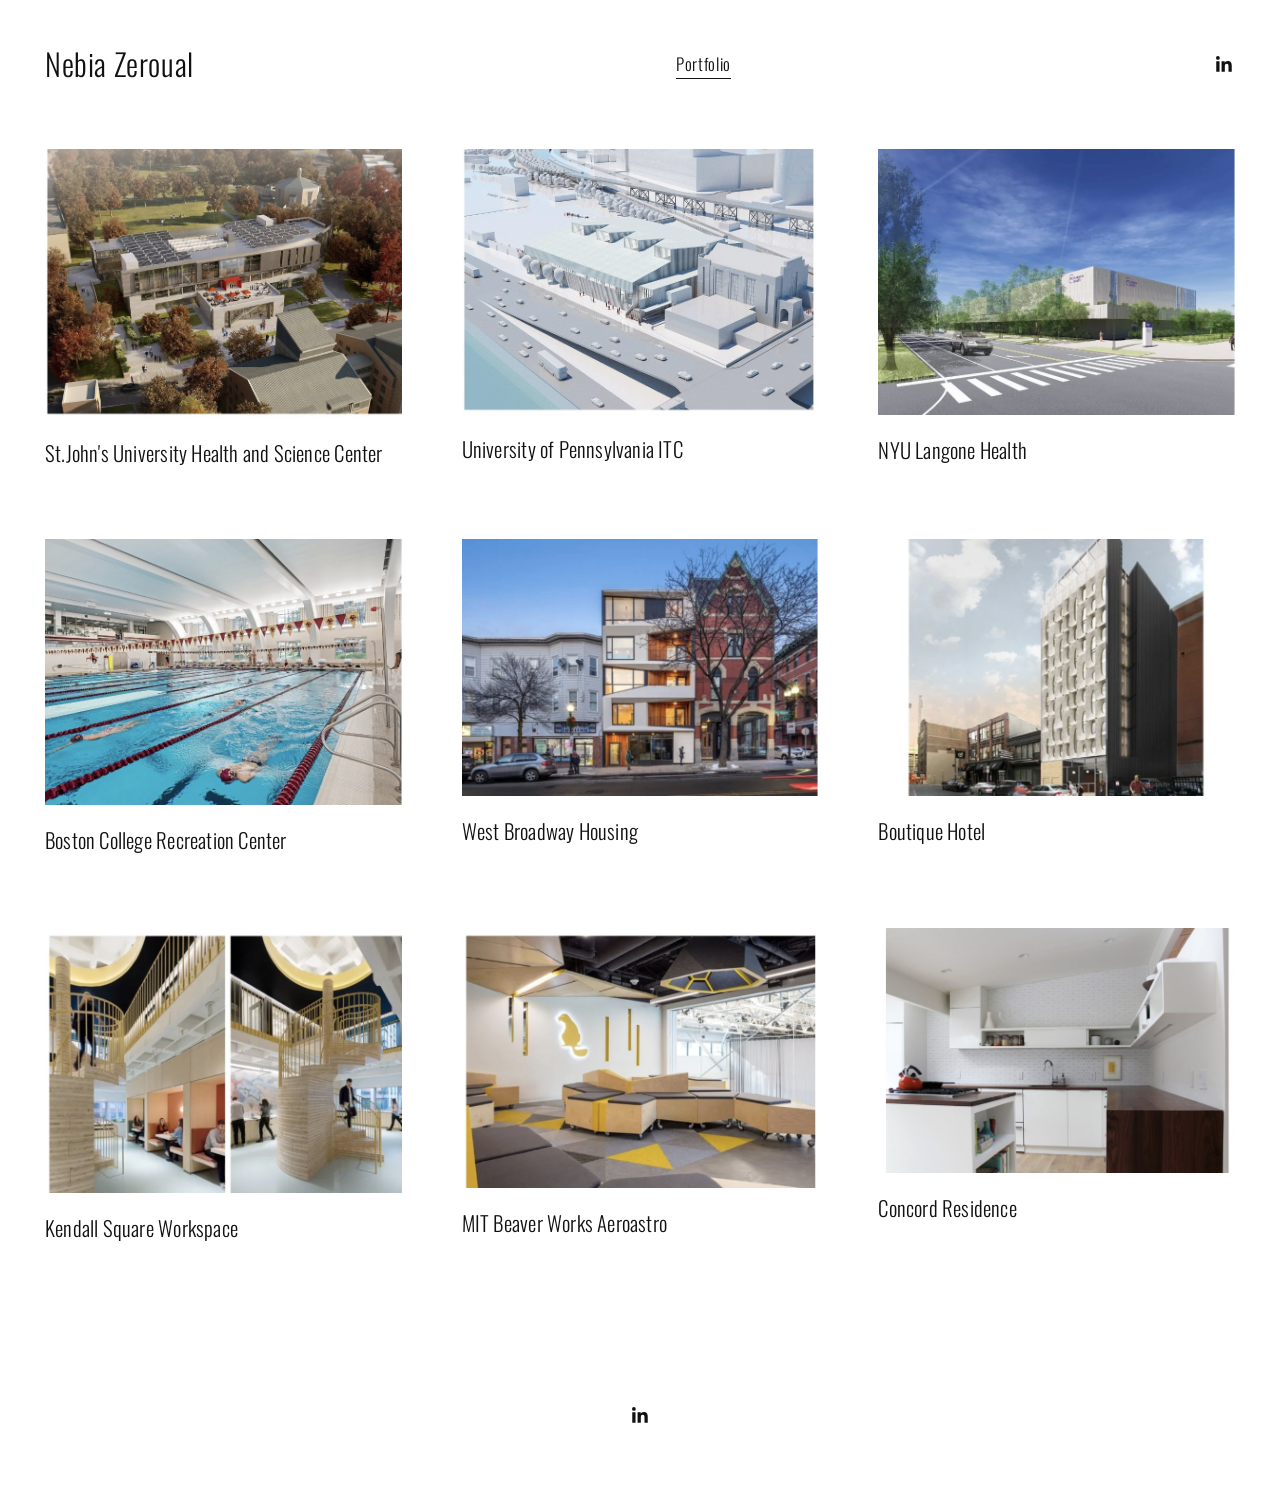
<file: index.html>
<!DOCTYPE html>
<html lang="en">
<head>
<meta charset="UTF-8">
<meta name="viewport" content="width=device-width, initial-scale=1.0">
<title>Nebia Zeroual — Portfolio</title>
<link rel="stylesheet" href="css/style.css">
</head>
<body>

<header class="site-header">
  <div class="site-title"><a href="index.html">Nebia Zeroual</a></div>
  <nav class="site-nav"><a href="index.html">Portfolio</a></nav>
  <div class="site-social">
    <a href="https://www.linkedin.com/in/nebia-zeroual-1475b17b/" target="_blank" rel="noopener" aria-label="LinkedIn">
      <svg viewBox="0 0 24 24"><path d="M20.447 20.452h-3.554v-5.569c0-1.328-.027-3.037-1.852-3.037-1.853 0-2.136 1.445-2.136 2.939v5.667H9.351V9h3.414v1.561h.046c.477-.9 1.637-1.85 3.37-1.85 3.601 0 4.267 2.37 4.267 5.455v6.286zM5.337 7.433a2.062 2.062 0 1 1 0-4.124 2.062 2.062 0 0 1 0 4.124zM7.114 20.452H3.56V9h3.554v11.452z"/></svg>
    </a>
  </div>
</header>

<main class="portfolio-grid">

  <a class="grid-item" href="projects/saint-johns.html">
    <figure><img src="images/thumb-stjohns.jpg" alt="Saint John's University Health & Science Center"></figure>
    <h2>St.John's University Health and Science Center</h2>
  </a>

  <a class="grid-item" href="projects/upenn-itc.html">
    <figure><img src="images/thumb-upenn.jpg" alt="University of Pennsylvania ITC"></figure>
    <h2>University of Pennsylvania ITC</h2>
  </a>

  <a class="grid-item" href="projects/nyu-langone.html">
    <figure><img src="images/thumb-nyulangone.jpg" alt="NYU Langone Health"></figure>
    <h2>NYU Langone Health</h2>
  </a>

  <a class="grid-item" href="projects/bc-recreation-center.html">
    <figure><img src="images/thumb-bcrec.jpg" alt="Boston College Recreation Center"></figure>
    <h2>Boston College Recreation Center</h2>
  </a>

  <a class="grid-item" href="projects/west-broadway-housing.html">
    <figure><img src="images/thumb-westbroadway.jpg" alt="West Broadway Housing"></figure>
    <h2>West Broadway Housing</h2>
  </a>

  <a class="grid-item" href="projects/boutique-hotel.html">
    <figure><img src="images/thumb-boutiquehotel.jpg" alt="Boutique Hotel"></figure>
    <h2>Boutique Hotel</h2>
  </a>

  <a class="grid-item" href="projects/kendall-square-workspace.html">
    <figure><img src="images/thumb-kendall.jpg" alt="Kendall Square Workspace"></figure>
    <h2>Kendall Square Workspace</h2>
  </a>

  <a class="grid-item" href="projects/mit-beaver-works.html">
    <figure><img src="images/thumb-mitbeaver.jpg" alt="MIT Beaver Works Aeroastro"></figure>
    <h2>MIT Beaver Works Aeroastro</h2>
  </a>

  <a class="grid-item" href="projects/concord-residence.html">
    <figure><img src="images/thumb-concord.jpg" alt="Concord Residence"></figure>
    <h2>Concord Residence</h2>
  </a>

</main>

<footer class="site-footer">
  <a href="https://www.linkedin.com/in/nebia-zeroual-1475b17b/" target="_blank" rel="noopener" aria-label="LinkedIn">
    <svg viewBox="0 0 24 24"><path d="M20.447 20.452h-3.554v-5.569c0-1.328-.027-3.037-1.852-3.037-1.853 0-2.136 1.445-2.136 2.939v5.667H9.351V9h3.414v1.561h.046c.477-.9 1.637-1.85 3.37-1.85 3.601 0 4.267 2.37 4.267 5.455v6.286zM5.337 7.433a2.062 2.062 0 1 1 0-4.124 2.062 2.062 0 0 1 0 4.124zM7.114 20.452H3.56V9h3.554v11.452z"/></svg>
  </a>
</footer>

</body>
</html>
</file>
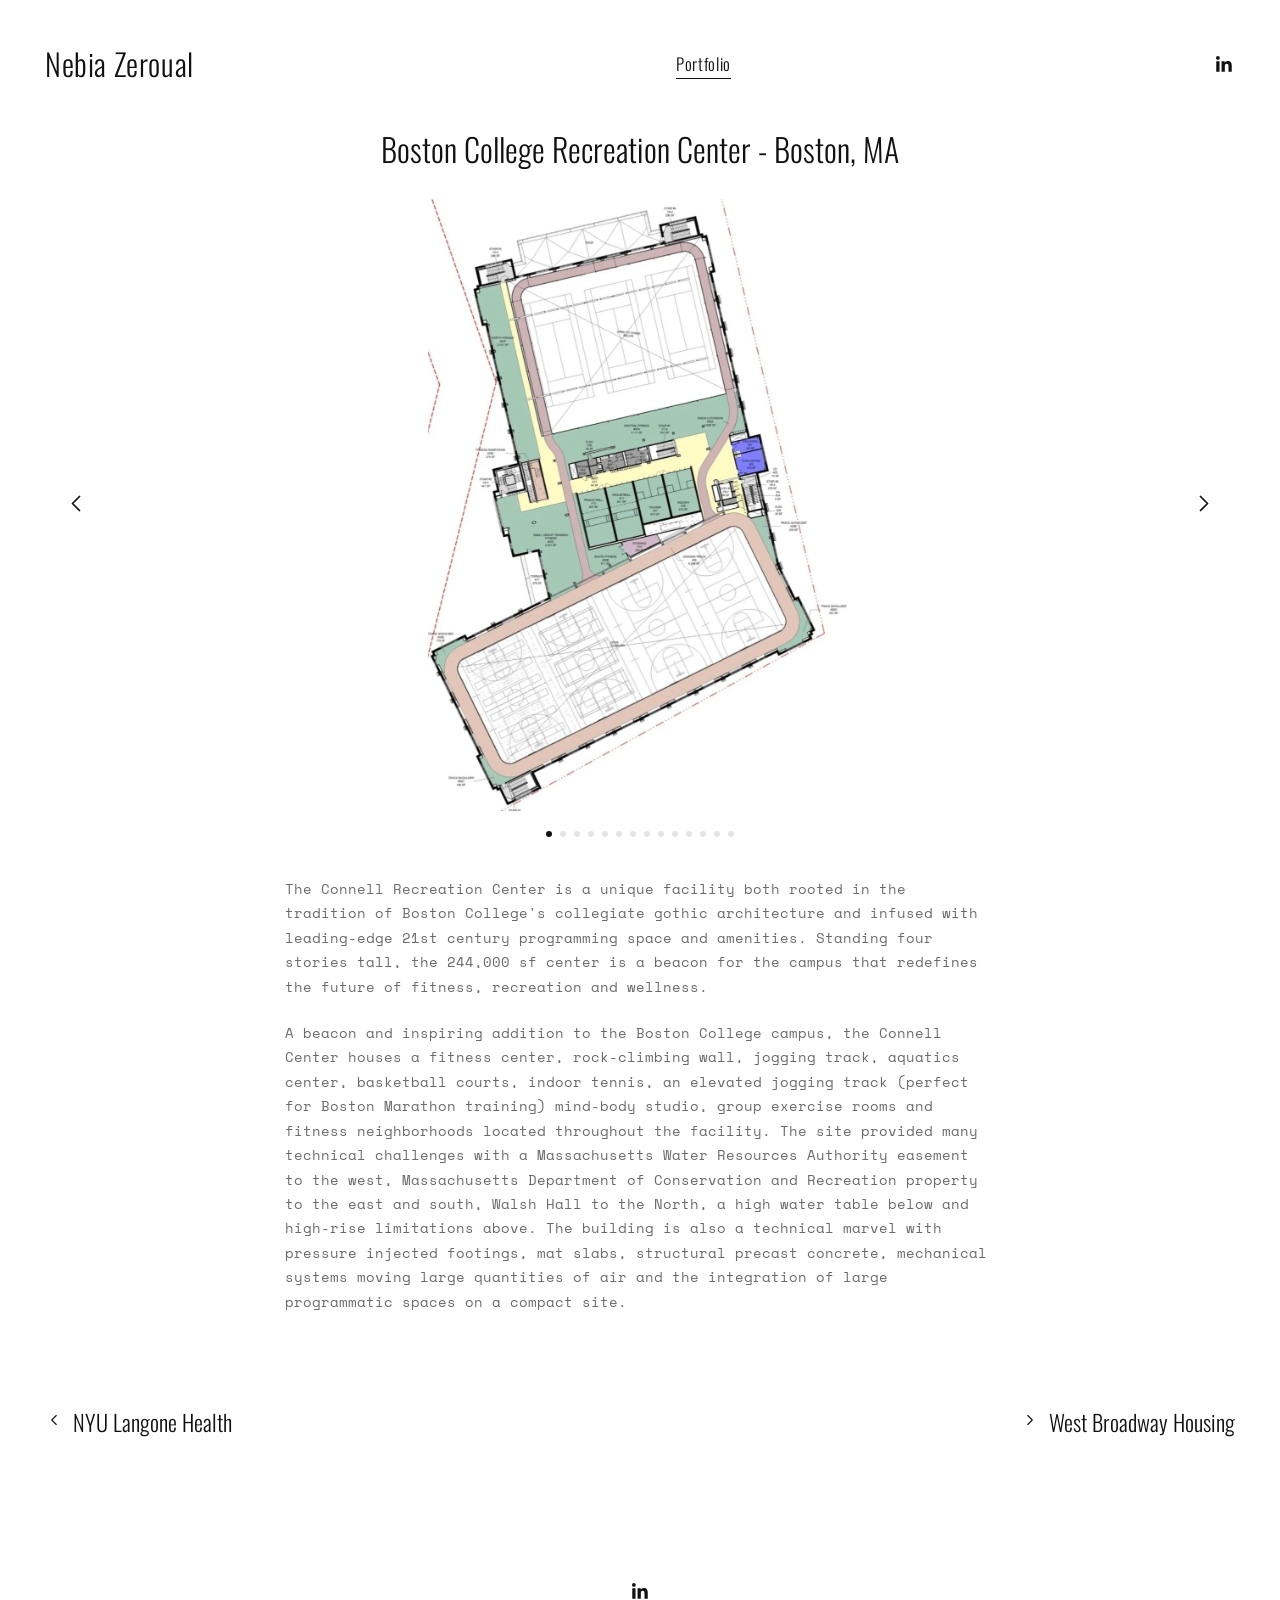
<file: projects/bc-recreation-center.html>
<!DOCTYPE html>
<html lang="en">
<head>
<meta charset="UTF-8">
<meta name="viewport" content="width=device-width, initial-scale=1.0">
<title>Boston College Recreation Center — Nebia Zeroual</title>
<link rel="stylesheet" href="../css/style.css">
</head>
<body>

<header class="site-header">
  <div class="site-title"><a href="../index.html">Nebia Zeroual</a></div>
  <nav class="site-nav"><a href="../index.html">Portfolio</a></nav>
  <div class="site-social">
    <a href="https://www.linkedin.com/in/nebia-zeroual-1475b17b/" target="_blank" rel="noopener" aria-label="LinkedIn">
      <svg viewBox="0 0 24 24"><path d="M20.447 20.452h-3.554v-5.569c0-1.328-.027-3.037-1.852-3.037-1.853 0-2.136 1.445-2.136 2.939v5.667H9.351V9h3.414v1.561h.046c.477-.9 1.637-1.85 3.37-1.85 3.601 0 4.267 2.37 4.267 5.455v6.286zM5.337 7.433a2.062 2.062 0 1 1 0-4.124 2.062 2.062 0 0 1 0 4.124zM7.114 20.452H3.56V9h3.554v11.452z"/></svg>
    </a>
  </div>
</header>

<main>
  <h1 class="project-title">Boston College Recreation Center - Boston, MA</h1>

  <div class="carousel">
    <div class="carousel-track-wrap">
      <div class="carousel-track">
        <div class="carousel-slide"><img src="../images/bcrec-01.jpg" alt="Boston College Recreation Center, first floor MAC courts and pool floor plan"></div>
        <div class="carousel-slide"><img src="../images/bcrec-02.jpg" alt="Boston College Recreation Center, second floor multipurpose and pool lounge floor plan"></div>
        <div class="carousel-slide"><img src="../images/bcrec-03.jpg" alt="Boston College Recreation Center, third floor tennis courts floor plan"></div>
        <div class="carousel-slide"><img src="../images/bcrec-04.jpg" alt="Boston College Recreation Center, fourth floor track and fitness floor plan"></div>
        <div class="carousel-slide"><img src="../images/bcrec-05.jpg" alt="Margot Connell Recreation Center, dusk exterior entrance view"></div>
        <div class="carousel-slide"><img src="../images/bcrec-06.jpg" alt="Margot Connell Recreation Center, dusk exterior side view"></div>
        <div class="carousel-slide"><img src="../images/bcrec-07.jpg" alt="Boston College Recreation Center, indoor tennis courts"></div>
        <div class="carousel-slide"><img src="../images/bcrec-08.jpg" alt="Boston College Recreation Center, basketball court with runners"></div>
        <div class="carousel-slide"><img src="../images/bcrec-09.jpg" alt="Boston College Recreation Center, basketball court group workout"></div>
        <div class="carousel-slide"><img src="../images/bcrec-10.jpg" alt="Boston College Recreation Center, squash courts"></div>
        <div class="carousel-slide"><img src="../images/bcrec-11.jpg" alt="Boston College Recreation Center, rock climbing wall"></div>
        <div class="carousel-slide"><img src="../images/bcrec-12.jpg" alt="Boston College Recreation Center, fencing gym"></div>
        <div class="carousel-slide"><img src="../images/bcrec-13.jpg" alt="Boston College Recreation Center, fitness and elevated jogging track level"></div>
        <div class="carousel-slide"><img src="../images/bcrec-14.jpg" alt="Boston College Recreation Center, aquatics center pool"></div>
      </div>
      <button class="carousel-arrow prev" aria-label="Previous image">
        <svg viewBox="0 0 24 24" fill="none" stroke-width="1.5" stroke-linecap="round" stroke-linejoin="round"><polyline points="15 18 9 12 15 6"></polyline></svg>
      </button>
      <button class="carousel-arrow next" aria-label="Next image">
        <svg viewBox="0 0 24 24" fill="none" stroke-width="1.5" stroke-linecap="round" stroke-linejoin="round"><polyline points="9 18 15 12 9 6"></polyline></svg>
      </button>
    </div>
    <div class="carousel-dots"></div>
  </div>

  <div class="project-body">
    <p>The Connell Recreation Center is a unique facility both rooted in the tradition of Boston College's collegiate gothic architecture and infused with leading-edge 21st century programming space and amenities. Standing four stories tall, the 244,000 sf center is a beacon for the campus that redefines the future of fitness, recreation and wellness.</p>

    <p>A beacon and inspiring addition to the Boston College campus, the Connell Center houses a fitness center, rock-climbing wall, jogging track, aquatics center, basketball courts, indoor tennis, an elevated jogging track (perfect for Boston Marathon training) mind-body studio, group exercise rooms and fitness neighborhoods located throughout the facility. The site provided many technical challenges with a Massachusetts Water Resources Authority easement to the west, Massachusetts Department of Conservation and Recreation property to the east and south, Walsh Hall to the North, a high water table below and high-rise limitations above. The building is also a technical marvel with pressure injected footings, mat slabs, structural precast concrete, mechanical systems moving large quantities of air and the integration of large programmatic spaces on a compact site.</p>
  </div>

  <nav class="project-nav">
    <a class="prev-link" href="nyu-langone.html">
      <svg viewBox="0 0 24 24" fill="none" stroke-width="1.5" stroke-linecap="round" stroke-linejoin="round"><polyline points="15 18 9 12 15 6"></polyline></svg>
      <span>NYU Langone Health</span>
    </a>
    <a class="next-link" href="west-broadway-housing.html">
      <span>West Broadway Housing</span>
      <svg viewBox="0 0 24 24" fill="none" stroke-width="1.5" stroke-linecap="round" stroke-linejoin="round"><polyline points="9 18 15 12 9 6"></polyline></svg>
    </a>
  </nav>
</main>

<footer class="site-footer">
  <a href="https://www.linkedin.com/in/nebia-zeroual-1475b17b/" target="_blank" rel="noopener" aria-label="LinkedIn">
    <svg viewBox="0 0 24 24"><path d="M20.447 20.452h-3.554v-5.569c0-1.328-.027-3.037-1.852-3.037-1.853 0-2.136 1.445-2.136 2.939v5.667H9.351V9h3.414v1.561h.046c.477-.9 1.637-1.85 3.37-1.85 3.601 0 4.267 2.37 4.267 5.455v6.286zM5.337 7.433a2.062 2.062 0 1 1 0-4.124 2.062 2.062 0 0 1 0 4.124zM7.114 20.452H3.56V9h3.554v11.452z"/></svg>
  </a>
</footer>

<script src="../js/carousel.js"></script>
</body>
</html>
</file>
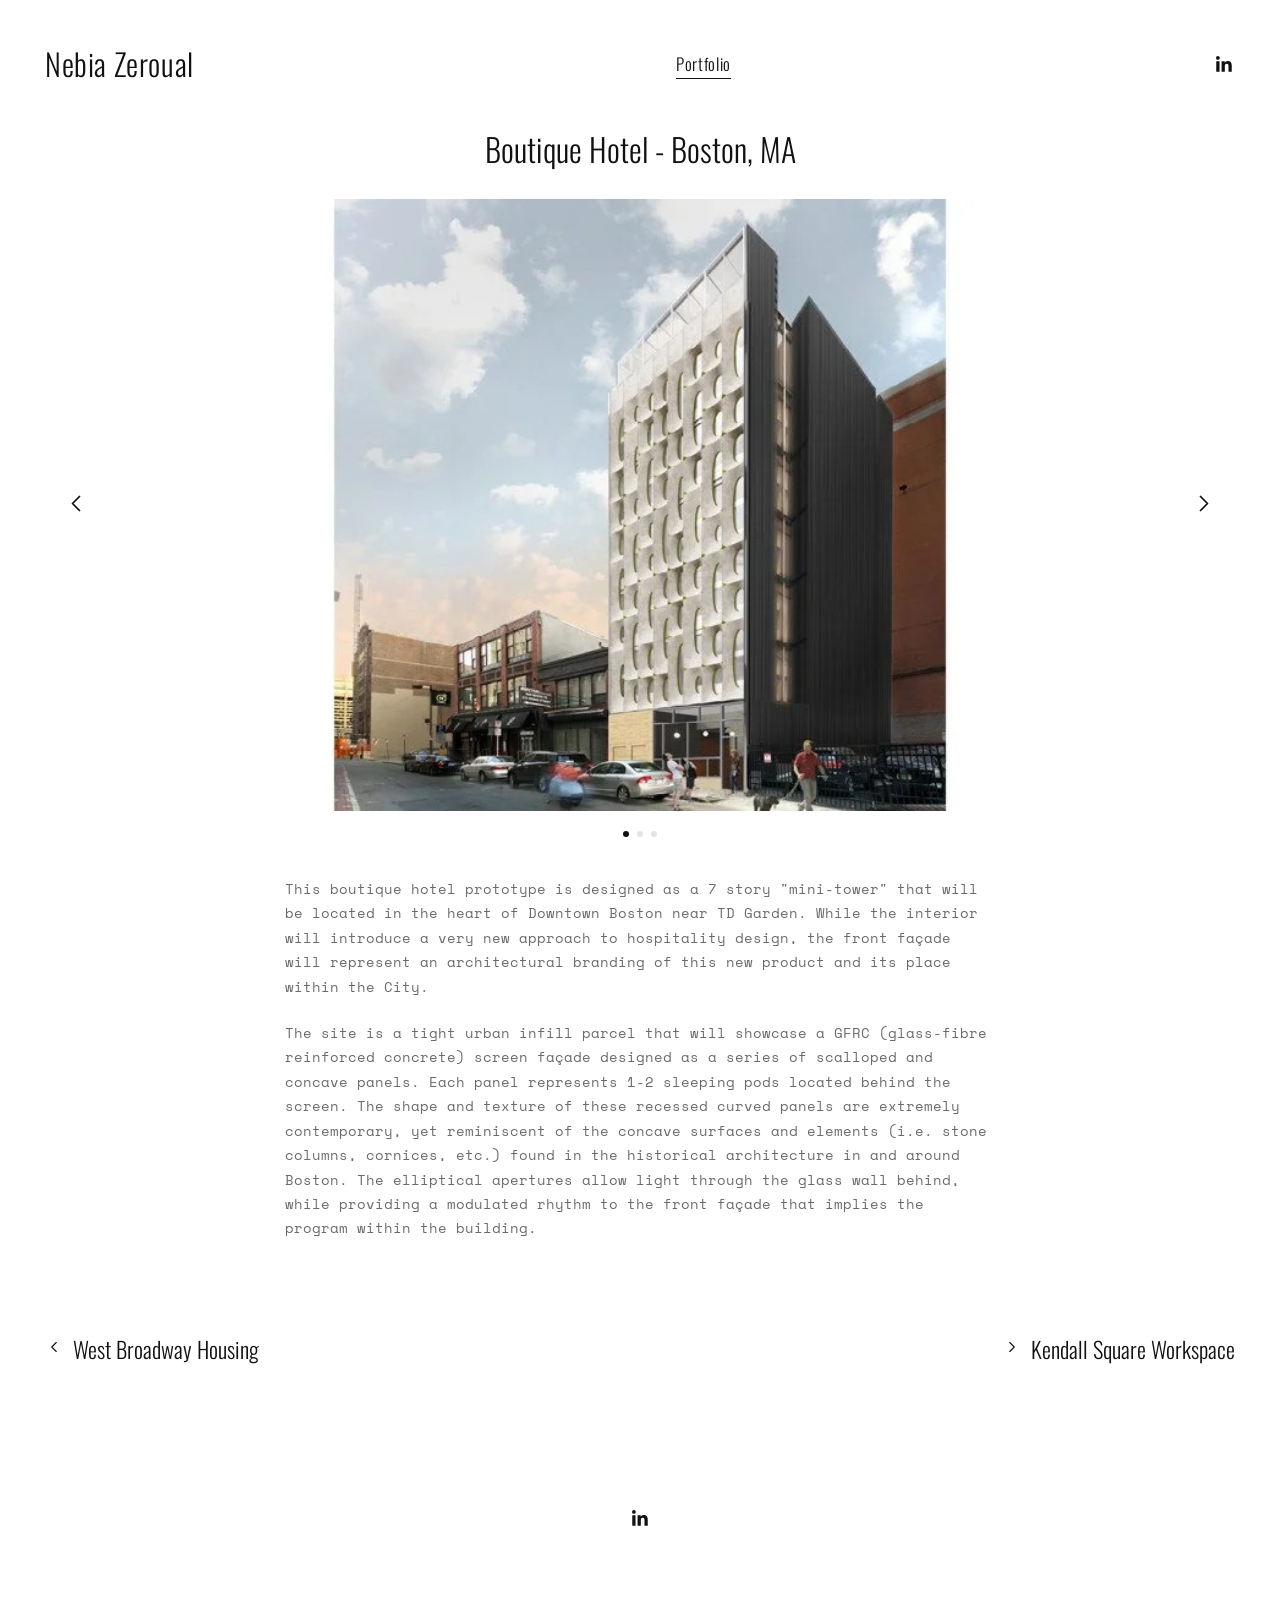
<file: projects/boutique-hotel.html>
<!DOCTYPE html>
<html lang="en">
<head>
<meta charset="UTF-8">
<meta name="viewport" content="width=device-width, initial-scale=1.0">
<title>Boutique Hotel — Nebia Zeroual</title>
<link rel="stylesheet" href="../css/style.css">
</head>
<body>

<header class="site-header">
  <div class="site-title"><a href="../index.html">Nebia Zeroual</a></div>
  <nav class="site-nav"><a href="../index.html">Portfolio</a></nav>
  <div class="site-social">
    <a href="https://www.linkedin.com/in/nebia-zeroual-1475b17b/" target="_blank" rel="noopener" aria-label="LinkedIn">
      <svg viewBox="0 0 24 24"><path d="M20.447 20.452h-3.554v-5.569c0-1.328-.027-3.037-1.852-3.037-1.853 0-2.136 1.445-2.136 2.939v5.667H9.351V9h3.414v1.561h.046c.477-.9 1.637-1.85 3.37-1.85 3.601 0 4.267 2.37 4.267 5.455v6.286zM5.337 7.433a2.062 2.062 0 1 1 0-4.124 2.062 2.062 0 0 1 0 4.124zM7.114 20.452H3.56V9h3.554v11.452z"/></svg>
    </a>
  </div>
</header>

<main>
  <h1 class="project-title">Boutique Hotel - Boston, MA</h1>

  <div class="carousel">
    <div class="carousel-track-wrap">
      <div class="carousel-track">
        <div class="carousel-slide"><img src="../images/boutiquehotel-01.jpg" alt="Boutique Hotel, street view rendering of the GFRC scalloped facade"></div>
        <div class="carousel-slide"><img src="../images/boutiquehotel-02.jpg" alt="Boutique Hotel, upward view of the scalloped concrete facade panels"></div>
        <div class="carousel-slide"><img src="../images/boutiquehotel-03.jpg" alt="Boutique Hotel, angled close-up of the elliptical facade apertures"></div>
      </div>
      <button class="carousel-arrow prev" aria-label="Previous image">
        <svg viewBox="0 0 24 24" fill="none" stroke-width="1.5" stroke-linecap="round" stroke-linejoin="round"><polyline points="15 18 9 12 15 6"></polyline></svg>
      </button>
      <button class="carousel-arrow next" aria-label="Next image">
        <svg viewBox="0 0 24 24" fill="none" stroke-width="1.5" stroke-linecap="round" stroke-linejoin="round"><polyline points="9 18 15 12 9 6"></polyline></svg>
      </button>
    </div>
    <div class="carousel-dots"></div>
  </div>

  <div class="project-body">
    <p>This boutique hotel prototype is designed as a 7 story "mini-tower" that will be located in the heart of Downtown Boston near TD Garden. While the interior will introduce a very new approach to hospitality design, the front façade will represent an architectural branding of this new product and its place within the City.</p>

    <p>The site is a tight urban infill parcel that will showcase a GFRC (glass-fibre reinforced concrete) screen façade designed as a series of scalloped and concave panels. Each panel represents 1-2 sleeping pods located behind the screen. The shape and texture of these recessed curved panels are extremely contemporary, yet reminiscent of the concave surfaces and elements (i.e. stone columns, cornices, etc.) found in the historical architecture in and around Boston. The elliptical apertures allow light through the glass wall behind, while providing a modulated rhythm to the front façade that implies the program within the building.</p>
  </div>

  <nav class="project-nav">
    <a class="prev-link" href="west-broadway-housing.html">
      <svg viewBox="0 0 24 24" fill="none" stroke-width="1.5" stroke-linecap="round" stroke-linejoin="round"><polyline points="15 18 9 12 15 6"></polyline></svg>
      <span>West Broadway Housing</span>
    </a>
    <a class="next-link" href="kendall-square-workspace.html">
      <span>Kendall Square Workspace</span>
      <svg viewBox="0 0 24 24" fill="none" stroke-width="1.5" stroke-linecap="round" stroke-linejoin="round"><polyline points="9 18 15 12 9 6"></polyline></svg>
    </a>
  </nav>
</main>

<footer class="site-footer">
  <a href="https://www.linkedin.com/in/nebia-zeroual-1475b17b/" target="_blank" rel="noopener" aria-label="LinkedIn">
    <svg viewBox="0 0 24 24"><path d="M20.447 20.452h-3.554v-5.569c0-1.328-.027-3.037-1.852-3.037-1.853 0-2.136 1.445-2.136 2.939v5.667H9.351V9h3.414v1.561h.046c.477-.9 1.637-1.85 3.37-1.85 3.601 0 4.267 2.37 4.267 5.455v6.286zM5.337 7.433a2.062 2.062 0 1 1 0-4.124 2.062 2.062 0 0 1 0 4.124zM7.114 20.452H3.56V9h3.554v11.452z"/></svg>
  </a>
</footer>

<script src="../js/carousel.js"></script>
</body>
</html>
</file>
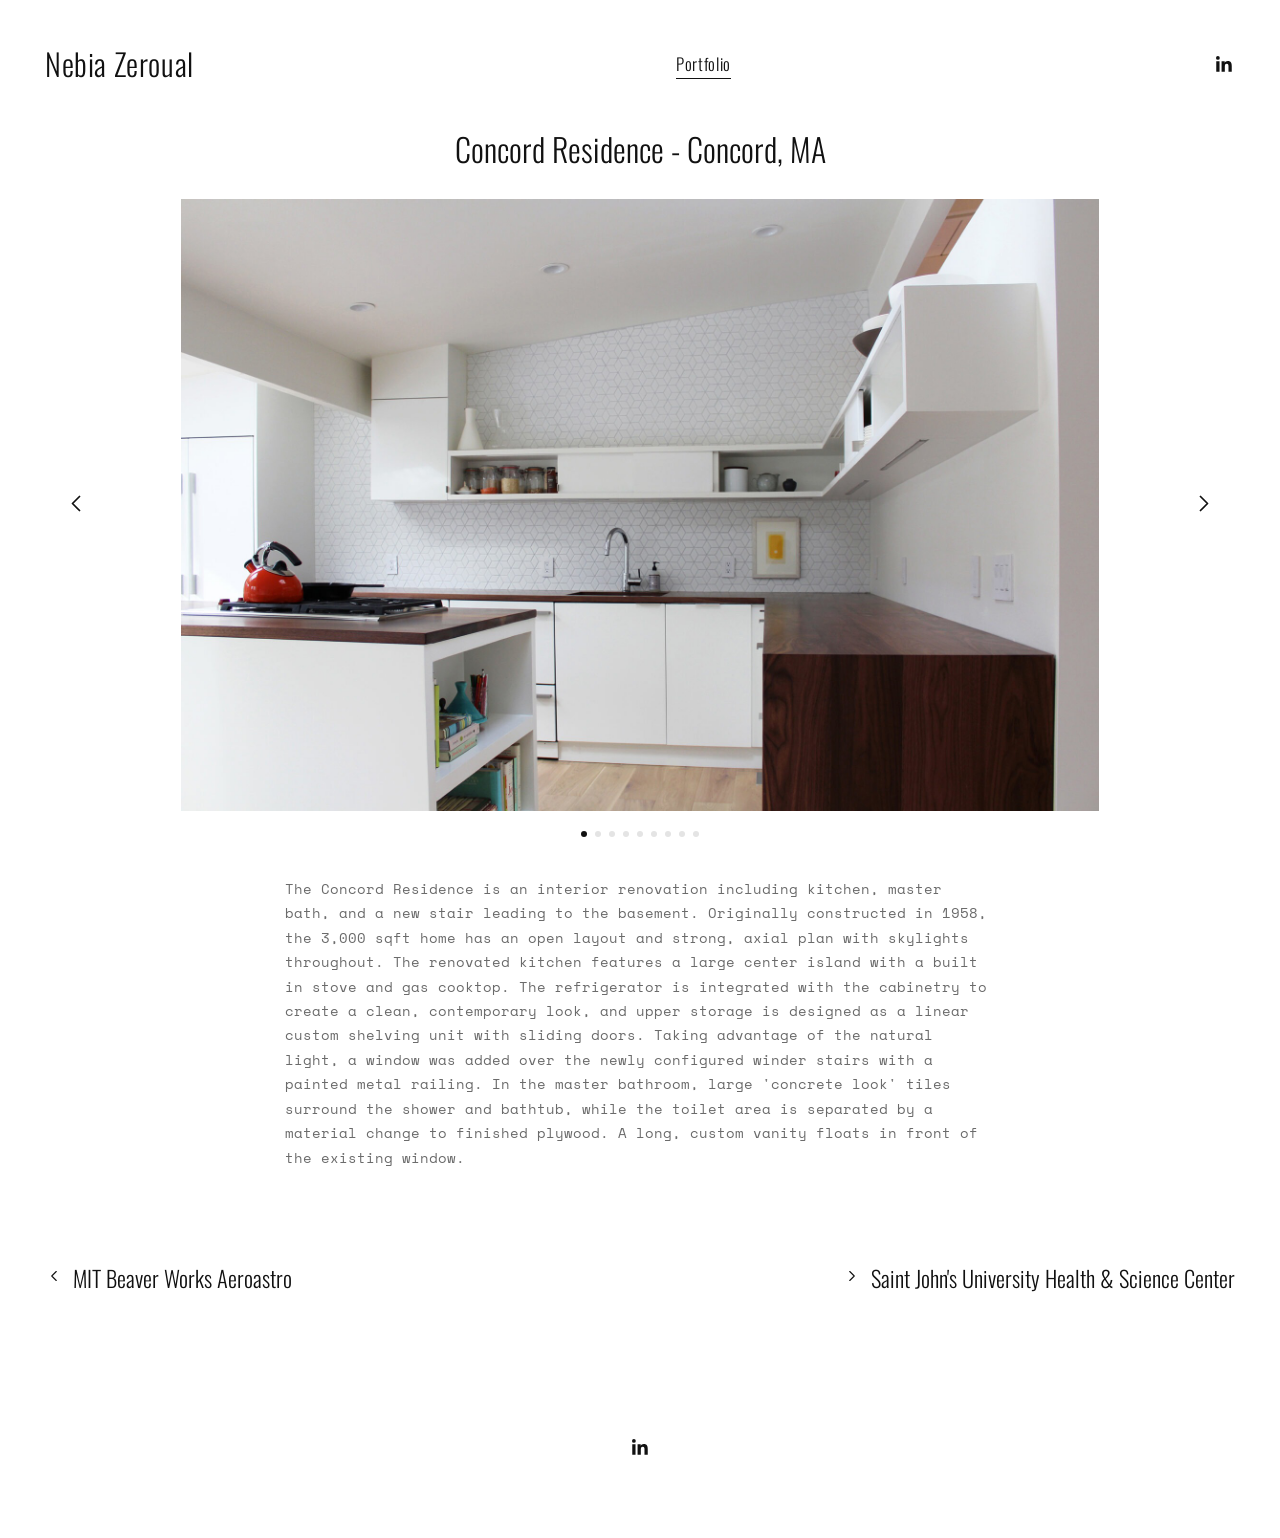
<file: projects/concord-residence.html>
<!DOCTYPE html>
<html lang="en">
<head>
<meta charset="UTF-8">
<meta name="viewport" content="width=device-width, initial-scale=1.0">
<title>Concord Residence — Nebia Zeroual</title>
<link rel="stylesheet" href="../css/style.css">
</head>
<body>

<header class="site-header">
  <div class="site-title"><a href="../index.html">Nebia Zeroual</a></div>
  <nav class="site-nav"><a href="../index.html">Portfolio</a></nav>
  <div class="site-social">
    <a href="https://www.linkedin.com/in/nebia-zeroual-1475b17b/" target="_blank" rel="noopener" aria-label="LinkedIn">
      <svg viewBox="0 0 24 24"><path d="M20.447 20.452h-3.554v-5.569c0-1.328-.027-3.037-1.852-3.037-1.853 0-2.136 1.445-2.136 2.939v5.667H9.351V9h3.414v1.561h.046c.477-.9 1.637-1.85 3.37-1.85 3.601 0 4.267 2.37 4.267 5.455v6.286zM5.337 7.433a2.062 2.062 0 1 1 0-4.124 2.062 2.062 0 0 1 0 4.124zM7.114 20.452H3.56V9h3.554v11.452z"/></svg>
    </a>
  </div>
</header>

<main>
  <h1 class="project-title">Concord Residence - Concord, MA</h1>

  <div class="carousel">
    <div class="carousel-track-wrap">
      <div class="carousel-track">
        <div class="carousel-slide"><img src="../images/concord-01.jpg" alt="Concord Residence, master bathroom with skylight and concrete-look tile"></div>
        <div class="carousel-slide"><img src="../images/concord-02.jpg" alt="Concord Residence, plywood-lined toilet nook with built-in shelving"></div>
        <div class="carousel-slide"><img src="../images/concord-03.jpg" alt="Concord Residence, stair railing detail"></div>
        <div class="carousel-slide"><img src="../images/concord-04.jpg" alt="Concord Residence, winder stair with painted metal railing"></div>
        <div class="carousel-slide"><img src="../images/concord-05.jpg" alt="Concord Residence, upstairs landing with new window over stair"></div>
        <div class="carousel-slide"><img src="../images/concord-06.jpg" alt="Concord Residence, kitchen backsplash and sink detail"></div>
        <div class="carousel-slide"><img src="../images/concord-07.jpg" alt="Concord Residence, kitchen island with skylights"></div>
        <div class="carousel-slide"><img src="../images/concord-08.jpg" alt="Concord Residence, open kitchen shelving detail"></div>
        <div class="carousel-slide"><img src="../images/concord-09.jpg" alt="Concord Residence, full kitchen with walnut counters and railing"></div>
      </div>
      <button class="carousel-arrow prev" aria-label="Previous image">
        <svg viewBox="0 0 24 24" fill="none" stroke-width="1.5" stroke-linecap="round" stroke-linejoin="round"><polyline points="15 18 9 12 15 6"></polyline></svg>
      </button>
      <button class="carousel-arrow next" aria-label="Next image">
        <svg viewBox="0 0 24 24" fill="none" stroke-width="1.5" stroke-linecap="round" stroke-linejoin="round"><polyline points="9 18 15 12 9 6"></polyline></svg>
      </button>
    </div>
    <div class="carousel-dots"></div>
  </div>

  <div class="project-body">
    <p>The Concord Residence is an interior renovation including kitchen, master bath, and a new stair leading to the basement. Originally constructed in 1958, the 3,000 sqft home has an open layout and strong, axial plan with skylights throughout. The renovated kitchen features a large center island with a built in stove and gas cooktop. The refrigerator is integrated with the cabinetry to create a clean, contemporary look, and upper storage is designed as a linear custom shelving unit with sliding doors. Taking advantage of the natural light, a window was added over the newly configured winder stairs with a painted metal railing. In the master bathroom, large 'concrete look' tiles surround the shower and bathtub, while the toilet area is separated by a material change to finished plywood. A long, custom vanity floats in front of the existing window.</p>
  </div>

  <nav class="project-nav">
    <a class="prev-link" href="mit-beaver-works.html">
      <svg viewBox="0 0 24 24" fill="none" stroke-width="1.5" stroke-linecap="round" stroke-linejoin="round"><polyline points="15 18 9 12 15 6"></polyline></svg>
      <span>MIT Beaver Works Aeroastro</span>
    </a>
    <a class="next-link" href="saint-johns.html">
      <span>Saint John's University Health &amp; Science Center</span>
      <svg viewBox="0 0 24 24" fill="none" stroke-width="1.5" stroke-linecap="round" stroke-linejoin="round"><polyline points="9 18 15 12 9 6"></polyline></svg>
    </a>
  </nav>
</main>

<footer class="site-footer">
  <a href="https://www.linkedin.com/in/nebia-zeroual-1475b17b/" target="_blank" rel="noopener" aria-label="LinkedIn">
    <svg viewBox="0 0 24 24"><path d="M20.447 20.452h-3.554v-5.569c0-1.328-.027-3.037-1.852-3.037-1.853 0-2.136 1.445-2.136 2.939v5.667H9.351V9h3.414v1.561h.046c.477-.9 1.637-1.85 3.37-1.85 3.601 0 4.267 2.37 4.267 5.455v6.286zM5.337 7.433a2.062 2.062 0 1 1 0-4.124 2.062 2.062 0 0 1 0 4.124zM7.114 20.452H3.56V9h3.554v11.452z"/></svg>
  </a>
</footer>

<script src="../js/carousel.js"></script>
</body>
</html>
</file>
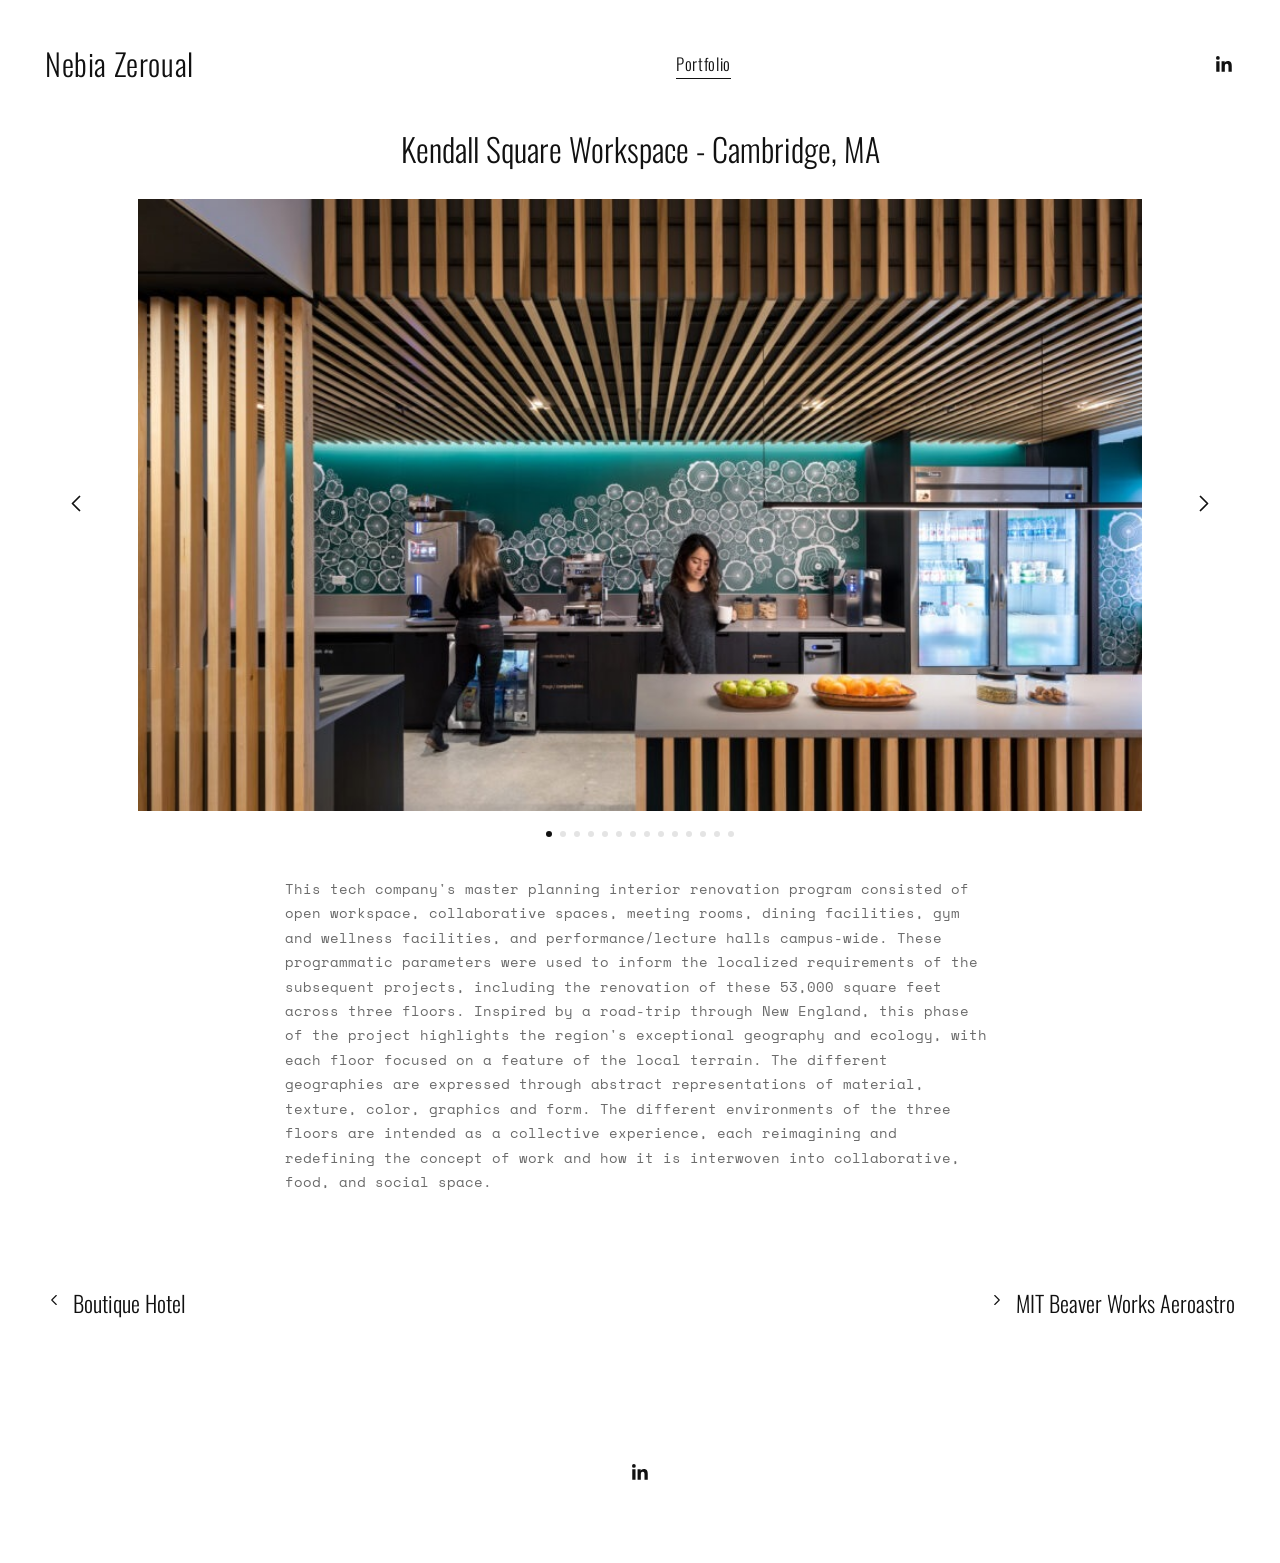
<file: projects/kendall-square-workspace.html>
<!DOCTYPE html>
<html lang="en">
<head>
<meta charset="UTF-8">
<meta name="viewport" content="width=device-width, initial-scale=1.0">
<title>Kendall Square Workspace — Nebia Zeroual</title>
<link rel="stylesheet" href="../css/style.css">
</head>
<body>

<header class="site-header">
  <div class="site-title"><a href="../index.html">Nebia Zeroual</a></div>
  <nav class="site-nav"><a href="../index.html">Portfolio</a></nav>
  <div class="site-social">
    <a href="https://www.linkedin.com/in/nebia-zeroual-1475b17b/" target="_blank" rel="noopener" aria-label="LinkedIn">
      <svg viewBox="0 0 24 24"><path d="M20.447 20.452h-3.554v-5.569c0-1.328-.027-3.037-1.852-3.037-1.853 0-2.136 1.445-2.136 2.939v5.667H9.351V9h3.414v1.561h.046c.477-.9 1.637-1.85 3.37-1.85 3.601 0 4.267 2.37 4.267 5.455v6.286zM5.337 7.433a2.062 2.062 0 1 1 0-4.124 2.062 2.062 0 0 1 0 4.124zM7.114 20.452H3.56V9h3.554v11.452z"/></svg>
    </a>
  </div>
</header>

<main>
  <h1 class="project-title">Kendall Square Workspace - Cambridge, MA</h1>

  <div class="carousel">
    <div class="carousel-track-wrap">
      <div class="carousel-track">
        <div class="carousel-slide"><img src="../images/kendall-01.jpg" alt="Kendall Square Workspace, wood slat cafe with teal tree ring mural"></div>
        <div class="carousel-slide"><img src="../images/kendall-02.jpg" alt="Kendall Square Workspace, circular wood slat cafe entrance"></div>
        <div class="carousel-slide"><img src="../images/kendall-03.jpg" alt="Kendall Square Workspace, lounge seating nook with teal walls"></div>
        <div class="carousel-slide"><img src="../images/kendall-04.jpg" alt="Kendall Square Workspace, Birnam Wood meeting room with green pendant light"></div>
        <div class="carousel-slide"><img src="../images/kendall-05.jpg" alt="Kendall Square Workspace, wood spiral stair with mustard yellow railing"></div>
        <div class="carousel-slide"><img src="../images/kendall-06.jpg" alt="Kendall Square Workspace, wood spiral stair descending view"></div>
        <div class="carousel-slide"><img src="../images/kendall-07.jpg" alt="Kendall Square Workspace, spiral stair with dining booths"></div>
        <div class="carousel-slide"><img src="../images/kendall-08.jpg" alt="Kendall Square Workspace, spiral stair overhead view"></div>
        <div class="carousel-slide"><img src="../images/kendall-09.jpg" alt="Kendall Square Workspace, open workstations with mountain mural"></div>
        <div class="carousel-slide"><img src="../images/kendall-10.jpg" alt="Kendall Square Workspace, colorful lounge seating material detail"></div>
        <div class="carousel-slide"><img src="../images/kendall-11.jpg" alt="Kendall Square Workspace, open office with city skyline view"></div>
        <div class="carousel-slide"><img src="../images/kendall-12.jpg" alt="Kendall Square Workspace, conference room with wood pendant lighting"></div>
        <div class="carousel-slide"><img src="../images/kendall-13.jpg" alt="Kendall Square Workspace, pink and orange meeting nook"></div>
        <div class="carousel-slide"><img src="../images/kendall-14.jpg" alt="Kendall Square Workspace, lounge with constellation mural"></div>
      </div>
      <button class="carousel-arrow prev" aria-label="Previous image">
        <svg viewBox="0 0 24 24" fill="none" stroke-width="1.5" stroke-linecap="round" stroke-linejoin="round"><polyline points="15 18 9 12 15 6"></polyline></svg>
      </button>
      <button class="carousel-arrow next" aria-label="Next image">
        <svg viewBox="0 0 24 24" fill="none" stroke-width="1.5" stroke-linecap="round" stroke-linejoin="round"><polyline points="9 18 15 12 9 6"></polyline></svg>
      </button>
    </div>
    <div class="carousel-dots"></div>
  </div>

  <div class="project-body">
    <p>This tech company's master planning interior renovation program consisted of open workspace, collaborative spaces, meeting rooms, dining facilities, gym and wellness facilities, and performance/lecture halls campus-wide. These programmatic parameters were used to inform the localized requirements of the subsequent projects, including the renovation of these 53,000 square feet across three floors. Inspired by a road-trip through New England, this phase of the project highlights the region's exceptional geography and ecology, with each floor focused on a feature of the local terrain. The different geographies are expressed through abstract representations of material, texture, color, graphics and form. The different environments of the three floors are intended as a collective experience, each reimagining and redefining the concept of work and how it is interwoven into collaborative, food, and social space.</p>
  </div>

  <nav class="project-nav">
    <a class="prev-link" href="boutique-hotel.html">
      <svg viewBox="0 0 24 24" fill="none" stroke-width="1.5" stroke-linecap="round" stroke-linejoin="round"><polyline points="15 18 9 12 15 6"></polyline></svg>
      <span>Boutique Hotel</span>
    </a>
    <a class="next-link" href="mit-beaver-works.html">
      <span>MIT Beaver Works Aeroastro</span>
      <svg viewBox="0 0 24 24" fill="none" stroke-width="1.5" stroke-linecap="round" stroke-linejoin="round"><polyline points="9 18 15 12 9 6"></polyline></svg>
    </a>
  </nav>
</main>

<footer class="site-footer">
  <a href="https://www.linkedin.com/in/nebia-zeroual-1475b17b/" target="_blank" rel="noopener" aria-label="LinkedIn">
    <svg viewBox="0 0 24 24"><path d="M20.447 20.452h-3.554v-5.569c0-1.328-.027-3.037-1.852-3.037-1.853 0-2.136 1.445-2.136 2.939v5.667H9.351V9h3.414v1.561h.046c.477-.9 1.637-1.85 3.37-1.85 3.601 0 4.267 2.37 4.267 5.455v6.286zM5.337 7.433a2.062 2.062 0 1 1 0-4.124 2.062 2.062 0 0 1 0 4.124zM7.114 20.452H3.56V9h3.554v11.452z"/></svg>
  </a>
</footer>

<script src="../js/carousel.js"></script>
</body>
</html>
</file>
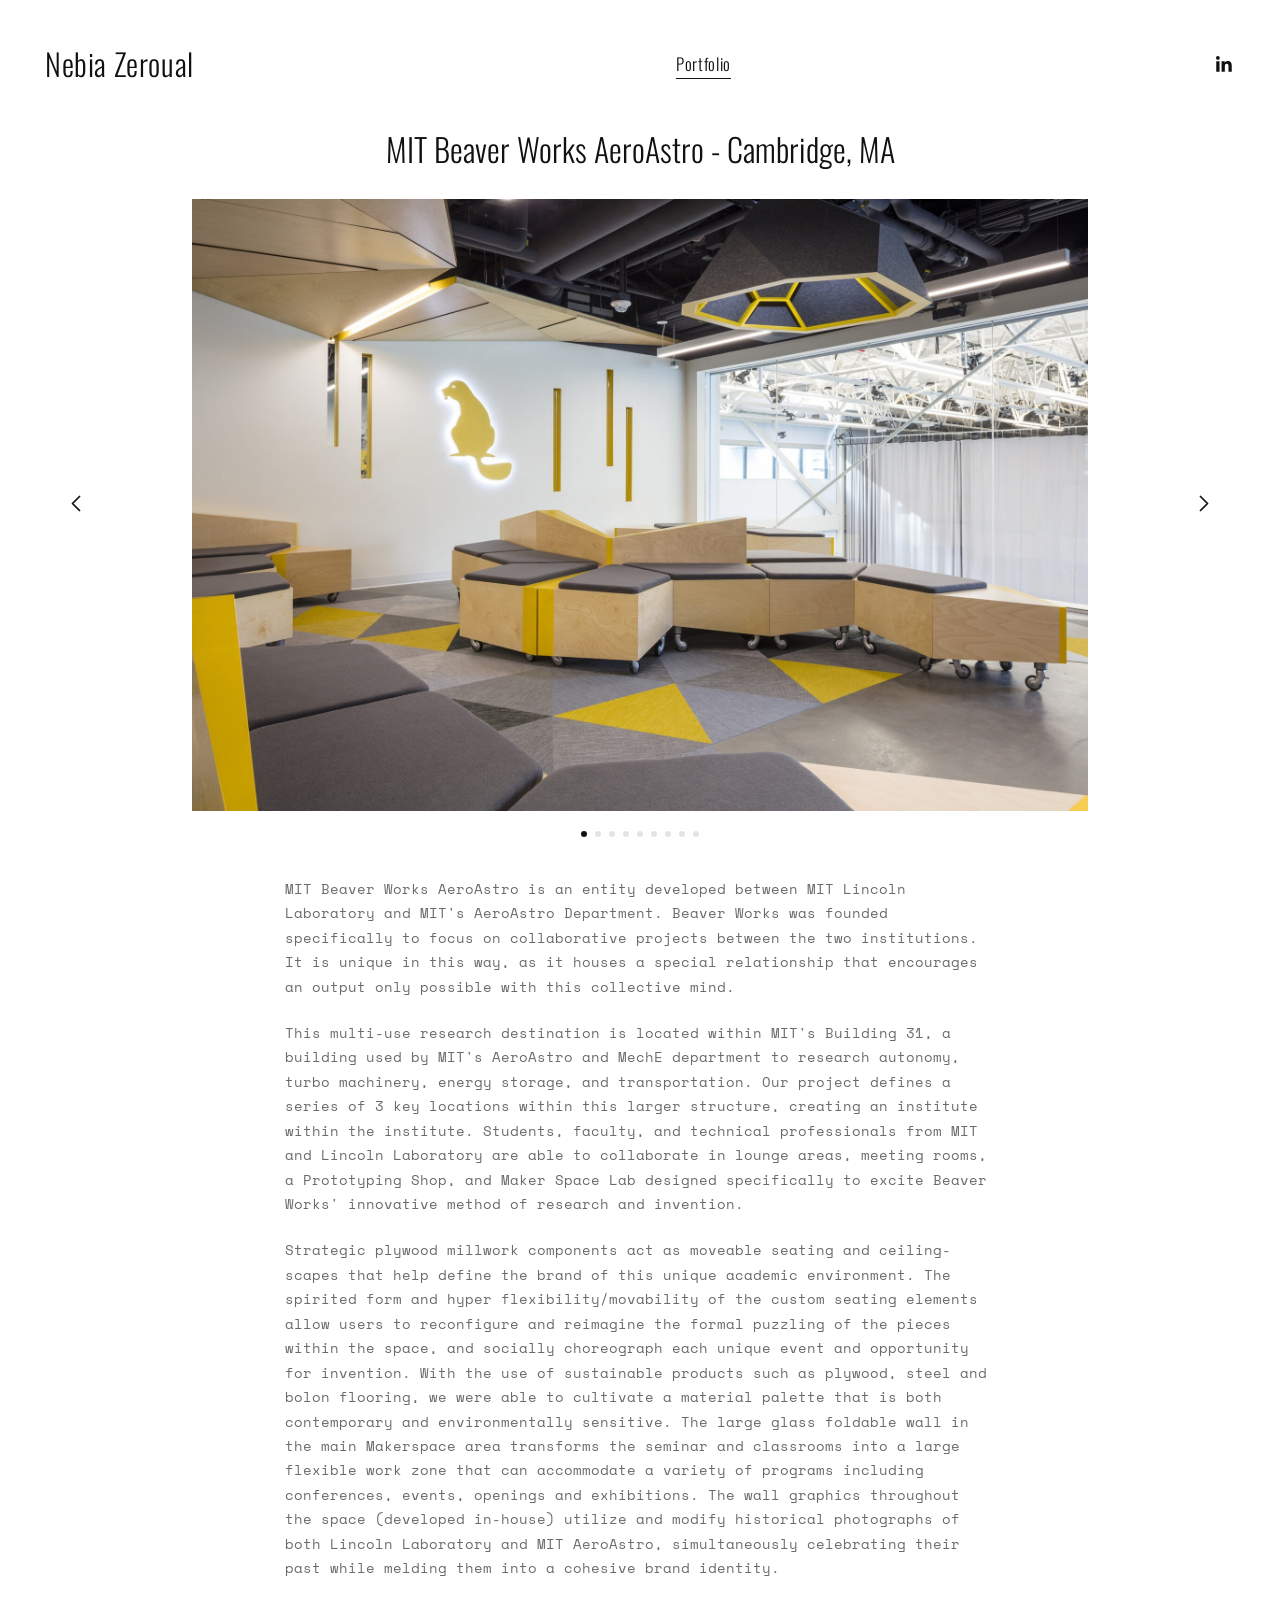
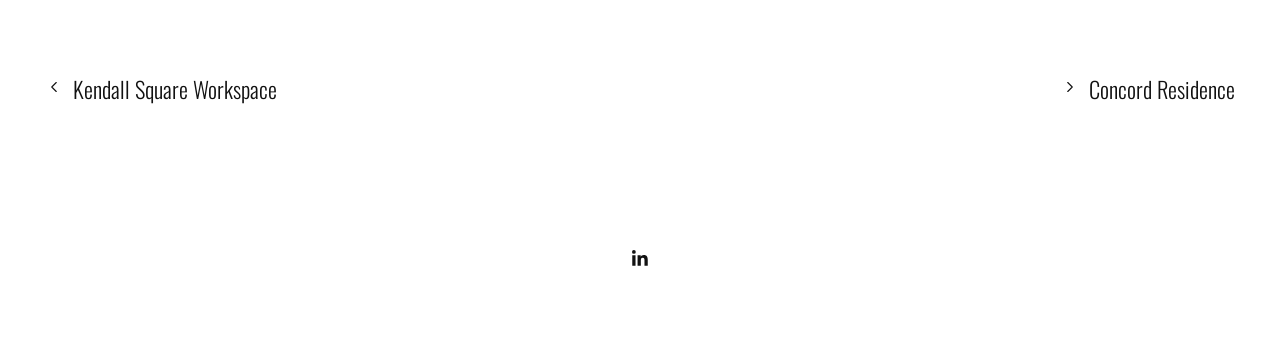
<file: projects/mit-beaver-works.html>
<!DOCTYPE html>
<html lang="en">
<head>
<meta charset="UTF-8">
<meta name="viewport" content="width=device-width, initial-scale=1.0">
<title>MIT Beaver Works AeroAstro — Nebia Zeroual</title>
<link rel="stylesheet" href="../css/style.css">
</head>
<body>

<header class="site-header">
  <div class="site-title"><a href="../index.html">Nebia Zeroual</a></div>
  <nav class="site-nav"><a href="../index.html">Portfolio</a></nav>
  <div class="site-social">
    <a href="https://www.linkedin.com/in/nebia-zeroual-1475b17b/" target="_blank" rel="noopener" aria-label="LinkedIn">
      <svg viewBox="0 0 24 24"><path d="M20.447 20.452h-3.554v-5.569c0-1.328-.027-3.037-1.852-3.037-1.853 0-2.136 1.445-2.136 2.939v5.667H9.351V9h3.414v1.561h.046c.477-.9 1.637-1.85 3.37-1.85 3.601 0 4.267 2.37 4.267 5.455v6.286zM5.337 7.433a2.062 2.062 0 1 1 0-4.124 2.062 2.062 0 0 1 0 4.124zM7.114 20.452H3.56V9h3.554v11.452z"/></svg>
    </a>
  </div>
</header>

<main>
  <h1 class="project-title">MIT Beaver Works AeroAstro - Cambridge, MA</h1>

  <div class="carousel">
    <div class="carousel-track-wrap">
      <div class="carousel-track">
        <div class="carousel-slide"><img src="../images/mitbeaver-01.jpg" alt="MIT Beaver Works AeroAstro, lounge seating with beaver logo wall"></div>
        <div class="carousel-slide"><img src="../images/mitbeaver-02.jpg" alt="MIT Beaver Works AeroAstro, modular seating and beaver logo wall wide view"></div>
        <div class="carousel-slide"><img src="../images/mitbeaver-03.jpg" alt="MIT Beaver Works AeroAstro, hexagonal ceiling fixture and lounge"></div>
        <div class="carousel-slide"><img src="../images/mitbeaver-04.jpg" alt="MIT Beaver Works AeroAstro, meeting room with faceted plywood ceiling"></div>
        <div class="carousel-slide"><img src="../images/mitbeaver-05.jpg" alt="MIT Beaver Works AeroAstro, first floor Maker Space Lab and third floor observation deck floor plans"></div>
        <div class="carousel-slide"><img src="../images/mitbeaver-06.jpg" alt="MIT Beaver Works AeroAstro, prototyping shop with geodesic sphere"></div>
        <div class="carousel-slide"><img src="../images/mitbeaver-07.jpg" alt="MIT Beaver Works AeroAstro, prototyping shop glass wall detail"></div>
        <div class="carousel-slide"><img src="../images/mitbeaver-08.jpg" alt="MIT Beaver Works AeroAstro, foldable glass wall classroom"></div>
        <div class="carousel-slide"><img src="../images/mitbeaver-09.jpg" alt="MIT Beaver Works AeroAstro, flexible classroom with geometric flooring"></div>
      </div>
      <button class="carousel-arrow prev" aria-label="Previous image">
        <svg viewBox="0 0 24 24" fill="none" stroke-width="1.5" stroke-linecap="round" stroke-linejoin="round"><polyline points="15 18 9 12 15 6"></polyline></svg>
      </button>
      <button class="carousel-arrow next" aria-label="Next image">
        <svg viewBox="0 0 24 24" fill="none" stroke-width="1.5" stroke-linecap="round" stroke-linejoin="round"><polyline points="9 18 15 12 9 6"></polyline></svg>
      </button>
    </div>
    <div class="carousel-dots"></div>
  </div>

  <div class="project-body">
    <p>MIT Beaver Works AeroAstro is an entity developed between MIT Lincoln Laboratory and MIT's AeroAstro Department. Beaver Works was founded specifically to focus on collaborative projects between the two institutions. It is unique in this way, as it houses a special relationship that encourages an output only possible with this collective mind.</p>

    <p>This multi-use research destination is located within MIT's Building 31, a building used by MIT's AeroAstro and MechE department to research autonomy, turbo machinery, energy storage, and transportation. Our project defines a series of 3 key locations within this larger structure, creating an institute within the institute. Students, faculty, and technical professionals from MIT and Lincoln Laboratory are able to collaborate in lounge areas, meeting rooms, a Prototyping Shop, and Maker Space Lab designed specifically to excite Beaver Works' innovative method of research and invention.</p>

    <p>Strategic plywood millwork components act as moveable seating and ceiling-scapes that help define the brand of this unique academic environment. The spirited form and hyper flexibility/movability of the custom seating elements allow users to reconfigure and reimagine the formal puzzling of the pieces within the space, and socially choreograph each unique event and opportunity for invention. With the use of sustainable products such as plywood, steel and bolon flooring, we were able to cultivate a material palette that is both contemporary and environmentally sensitive. The large glass foldable wall in the main Makerspace area transforms the seminar and classrooms into a large flexible work zone that can accommodate a variety of programs including conferences, events, openings and exhibitions. The wall graphics throughout the space (developed in-house) utilize and modify historical photographs of both Lincoln Laboratory and MIT AeroAstro, simultaneously celebrating their past while melding them into a cohesive brand identity.</p>
  </div>

  <nav class="project-nav">
    <a class="prev-link" href="kendall-square-workspace.html">
      <svg viewBox="0 0 24 24" fill="none" stroke-width="1.5" stroke-linecap="round" stroke-linejoin="round"><polyline points="15 18 9 12 15 6"></polyline></svg>
      <span>Kendall Square Workspace</span>
    </a>
    <a class="next-link" href="concord-residence.html">
      <span>Concord Residence</span>
      <svg viewBox="0 0 24 24" fill="none" stroke-width="1.5" stroke-linecap="round" stroke-linejoin="round"><polyline points="9 18 15 12 9 6"></polyline></svg>
    </a>
  </nav>
</main>

<footer class="site-footer">
  <a href="https://www.linkedin.com/in/nebia-zeroual-1475b17b/" target="_blank" rel="noopener" aria-label="LinkedIn">
    <svg viewBox="0 0 24 24"><path d="M20.447 20.452h-3.554v-5.569c0-1.328-.027-3.037-1.852-3.037-1.853 0-2.136 1.445-2.136 2.939v5.667H9.351V9h3.414v1.561h.046c.477-.9 1.637-1.85 3.37-1.85 3.601 0 4.267 2.37 4.267 5.455v6.286zM5.337 7.433a2.062 2.062 0 1 1 0-4.124 2.062 2.062 0 0 1 0 4.124zM7.114 20.452H3.56V9h3.554v11.452z"/></svg>
  </a>
</footer>

<script src="../js/carousel.js"></script>
</body>
</html>
</file>
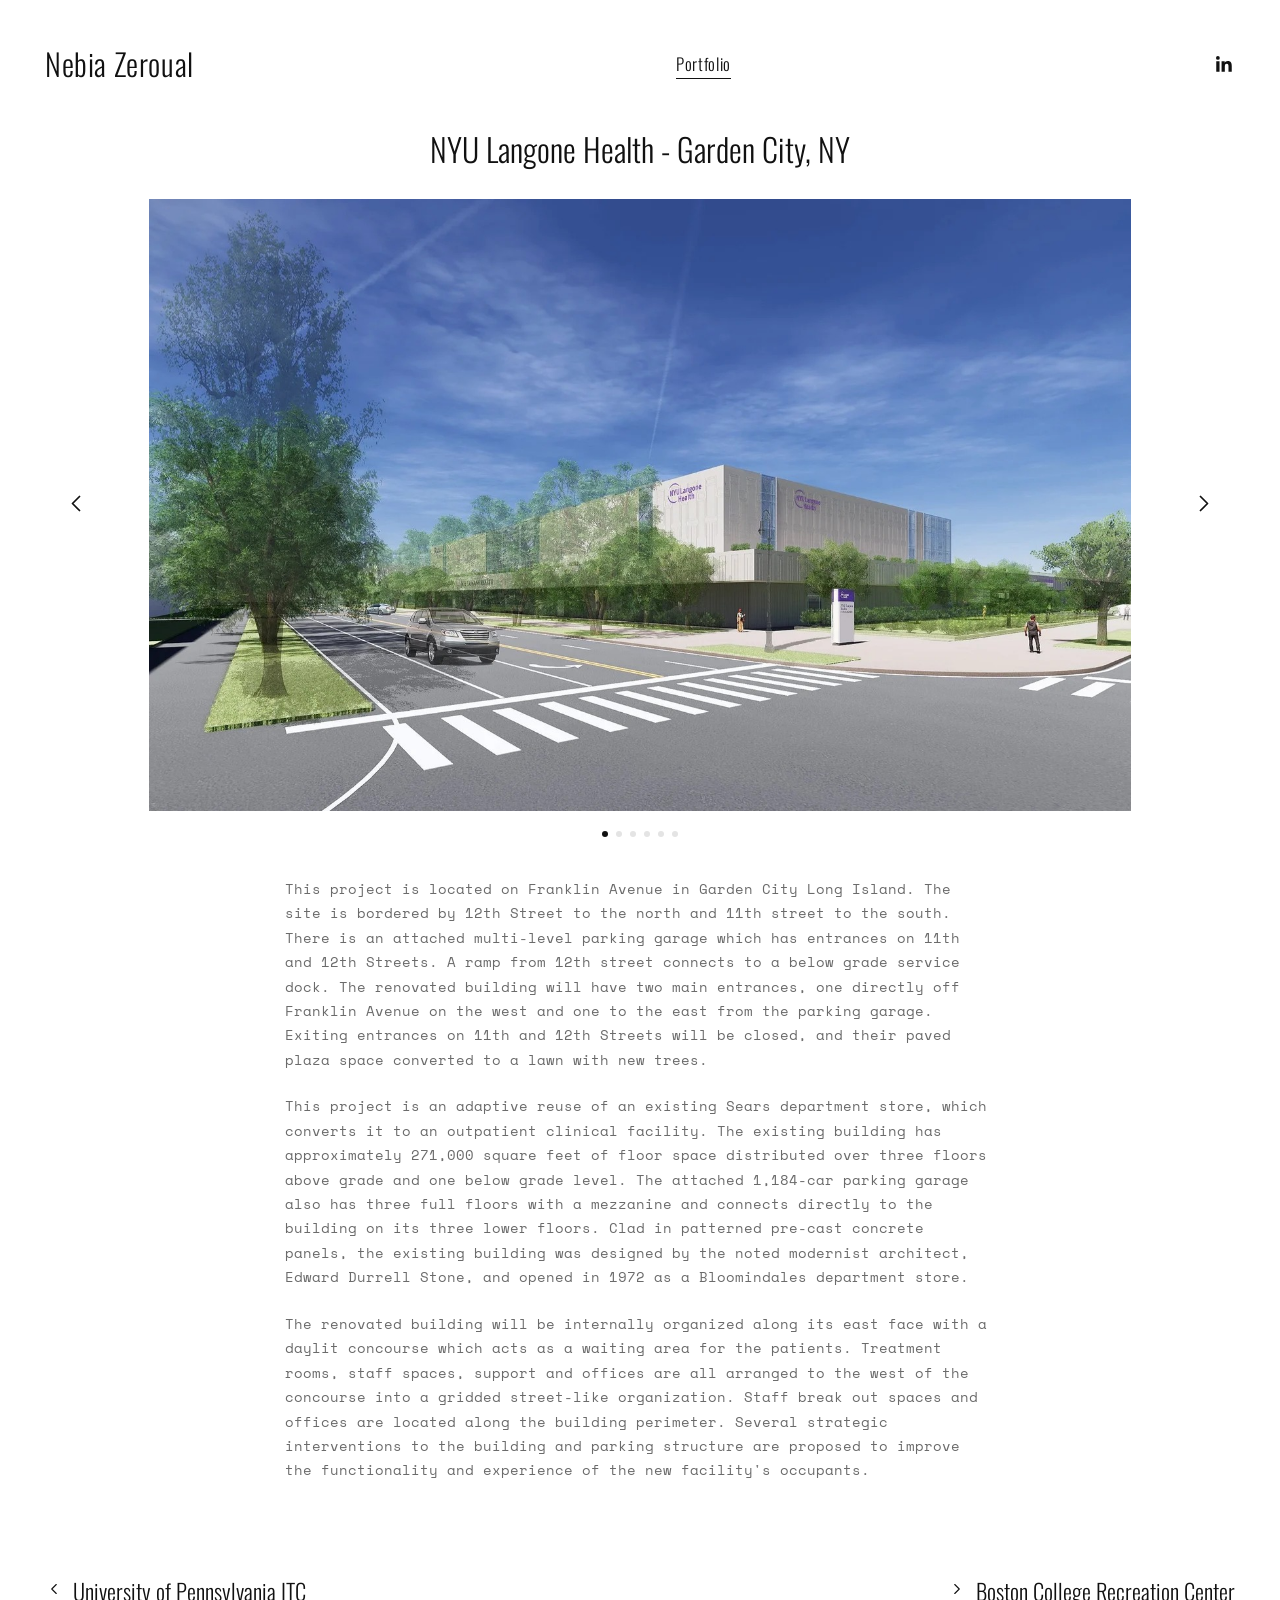
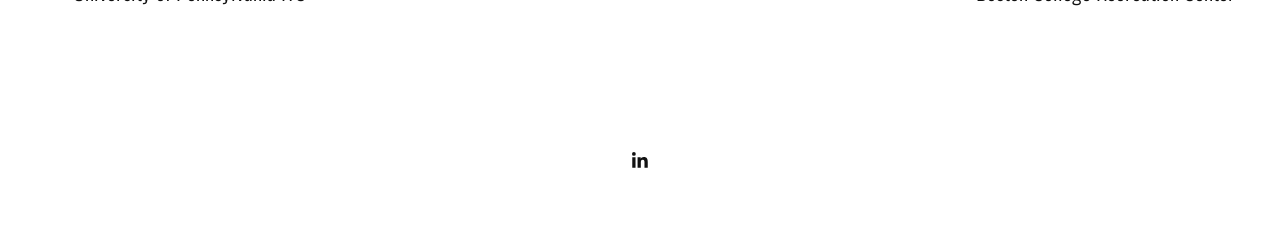
<file: projects/nyu-langone.html>
<!DOCTYPE html>
<html lang="en">
<head>
<meta charset="UTF-8">
<meta name="viewport" content="width=device-width, initial-scale=1.0">
<title>NYU Langone Health — Nebia Zeroual</title>
<link rel="stylesheet" href="../css/style.css">
</head>
<body>

<header class="site-header">
  <div class="site-title"><a href="../index.html">Nebia Zeroual</a></div>
  <nav class="site-nav"><a href="../index.html">Portfolio</a></nav>
  <div class="site-social">
    <a href="https://www.linkedin.com/in/nebia-zeroual-1475b17b/" target="_blank" rel="noopener" aria-label="LinkedIn">
      <svg viewBox="0 0 24 24"><path d="M20.447 20.452h-3.554v-5.569c0-1.328-.027-3.037-1.852-3.037-1.853 0-2.136 1.445-2.136 2.939v5.667H9.351V9h3.414v1.561h.046c.477-.9 1.637-1.85 3.37-1.85 3.601 0 4.267 2.37 4.267 5.455v6.286zM5.337 7.433a2.062 2.062 0 1 1 0-4.124 2.062 2.062 0 0 1 0 4.124zM7.114 20.452H3.56V9h3.554v11.452z"/></svg>
    </a>
  </div>
</header>

<main>
  <h1 class="project-title">NYU Langone Health - Garden City, NY</h1>

  <div class="carousel">
    <div class="carousel-track-wrap">
      <div class="carousel-track">
        <div class="carousel-slide"><img src="../images/nyulangone-01.jpg" alt="NYU Langone Health, daytime street view along Franklin Avenue"></div>
        <div class="carousel-slide"><img src="../images/nyulangone-02.jpg" alt="NYU Langone Health, night exterior view"></div>
        <div class="carousel-slide"><img src="../images/nyulangone-03.jpg" alt="NYU Langone Health, parking garage entrance"></div>
        <div class="carousel-slide"><img src="../images/nyulangone-04.jpg" alt="NYU Langone Health, building section perspective"></div>
        <div class="carousel-slide"><img src="../images/nyulangone-05.jpg" alt="NYU Langone Health, exploded floor diagram showing waiting, glazing, entries, clinics and administrative zones"></div>
        <div class="carousel-slide"><img src="../images/nyulangone-06.jpg" alt="NYU Langone Health, diagrams of concourse, main street, service path, and clinic neighborhoods"></div>
      </div>
      <button class="carousel-arrow prev" aria-label="Previous image">
        <svg viewBox="0 0 24 24" fill="none" stroke-width="1.5" stroke-linecap="round" stroke-linejoin="round"><polyline points="15 18 9 12 15 6"></polyline></svg>
      </button>
      <button class="carousel-arrow next" aria-label="Next image">
        <svg viewBox="0 0 24 24" fill="none" stroke-width="1.5" stroke-linecap="round" stroke-linejoin="round"><polyline points="9 18 15 12 9 6"></polyline></svg>
      </button>
    </div>
    <div class="carousel-dots"></div>
  </div>

  <div class="project-body">
    <p>This project is located on Franklin Avenue in Garden City Long Island. The site is bordered by 12th Street to the north and 11th street to the south. There is an attached multi-level parking garage which has entrances on 11th and 12th Streets. A ramp from 12th street connects to a below grade service dock. The renovated building will have two main entrances, one directly off Franklin Avenue on the west and one to the east from the parking garage. Exiting entrances on 11th and 12th Streets will be closed, and their paved plaza space converted to a lawn with new trees.</p>

    <p>This project is an adaptive reuse of an existing Sears department store, which converts it to an outpatient clinical facility. The existing building has approximately 271,000 square feet of floor space distributed over three floors above grade and one below grade level. The attached 1,184-car parking garage also has three full floors with a mezzanine and connects directly to the building on its three lower floors. Clad in patterned pre-cast concrete panels, the existing building was designed by the noted modernist architect, Edward Durrell Stone, and opened in 1972 as a Bloomindales department store.</p>

    <p>The renovated building will be internally organized along its east face with a daylit concourse which acts as a waiting area for the patients. Treatment rooms, staff spaces, support and offices are all arranged to the west of the concourse into a gridded street-like organization. Staff break out spaces and offices are located along the building perimeter. Several strategic interventions to the building and parking structure are proposed to improve the functionality and experience of the new facility's occupants.</p>
  </div>

  <nav class="project-nav">
    <a class="prev-link" href="upenn-itc.html">
      <svg viewBox="0 0 24 24" fill="none" stroke-width="1.5" stroke-linecap="round" stroke-linejoin="round"><polyline points="15 18 9 12 15 6"></polyline></svg>
      <span>University of Pennsylvania ITC</span>
    </a>
    <a class="next-link" href="bc-recreation-center.html">
      <span>Boston College Recreation Center</span>
      <svg viewBox="0 0 24 24" fill="none" stroke-width="1.5" stroke-linecap="round" stroke-linejoin="round"><polyline points="9 18 15 12 9 6"></polyline></svg>
    </a>
  </nav>
</main>

<footer class="site-footer">
  <a href="https://www.linkedin.com/in/nebia-zeroual-1475b17b/" target="_blank" rel="noopener" aria-label="LinkedIn">
    <svg viewBox="0 0 24 24"><path d="M20.447 20.452h-3.554v-5.569c0-1.328-.027-3.037-1.852-3.037-1.853 0-2.136 1.445-2.136 2.939v5.667H9.351V9h3.414v1.561h.046c.477-.9 1.637-1.85 3.37-1.85 3.601 0 4.267 2.37 4.267 5.455v6.286zM5.337 7.433a2.062 2.062 0 1 1 0-4.124 2.062 2.062 0 0 1 0 4.124zM7.114 20.452H3.56V9h3.554v11.452z"/></svg>
  </a>
</footer>

<script src="../js/carousel.js"></script>
</body>
</html>
</file>
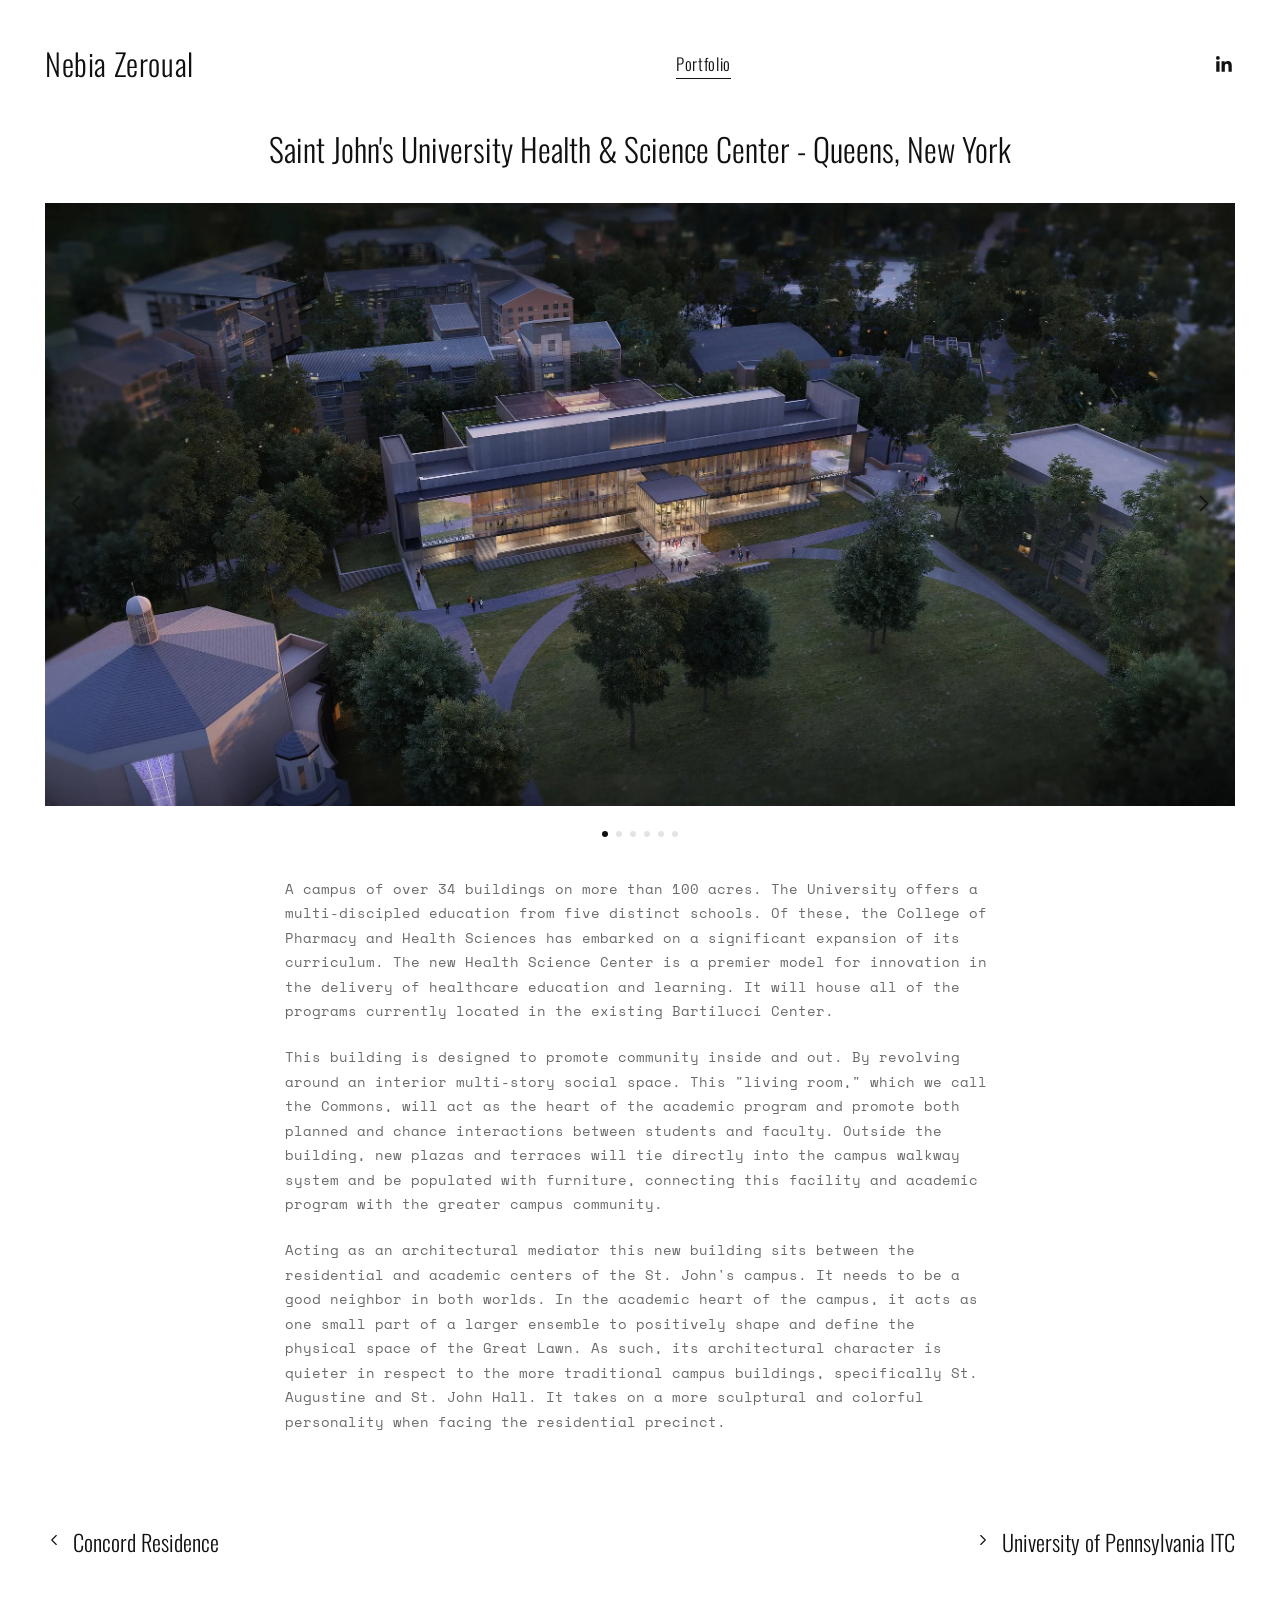
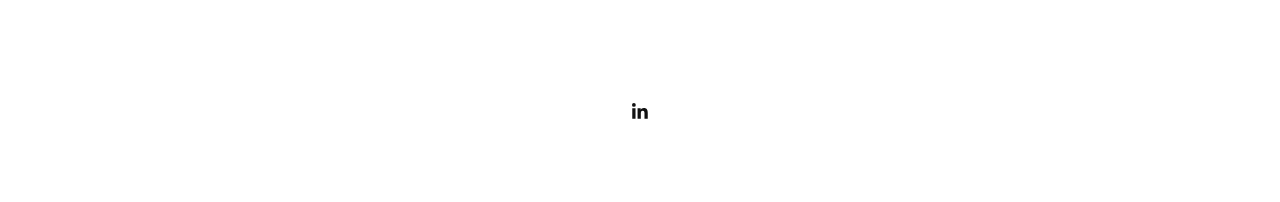
<file: projects/saint-johns.html>
<!DOCTYPE html>
<html lang="en">
<head>
<meta charset="UTF-8">
<meta name="viewport" content="width=device-width, initial-scale=1.0">
<title>Saint John's University Health & Science Center — Nebia Zeroual</title>
<link rel="stylesheet" href="../css/style.css">
</head>
<body>

<header class="site-header">
  <div class="site-title"><a href="../index.html">Nebia Zeroual</a></div>
  <nav class="site-nav"><a href="../index.html">Portfolio</a></nav>
  <div class="site-social">
    <a href="https://www.linkedin.com/in/nebia-zeroual-1475b17b/" target="_blank" rel="noopener" aria-label="LinkedIn">
      <svg viewBox="0 0 24 24"><path d="M20.447 20.452h-3.554v-5.569c0-1.328-.027-3.037-1.852-3.037-1.853 0-2.136 1.445-2.136 2.939v5.667H9.351V9h3.414v1.561h.046c.477-.9 1.637-1.85 3.37-1.85 3.601 0 4.267 2.37 4.267 5.455v6.286zM5.337 7.433a2.062 2.062 0 1 1 0-4.124 2.062 2.062 0 0 1 0 4.124zM7.114 20.452H3.56V9h3.554v11.452z"/></svg>
    </a>
  </div>
</header>

<main>
  <h1 class="project-title">Saint John's University Health &amp; Science Center - Queens, New York</h1>

  <div class="carousel">
    <div class="carousel-track-wrap">
      <div class="carousel-track">
        <div class="carousel-slide"><img src="../images/stjohns-01.webp" alt="Saint John's Health Sciences Center, dusk exterior view"></div>
        <div class="carousel-slide"><img src="../images/stjohns-02.webp" alt="Saint John's Health Sciences Center, interior atrium"></div>
        <div class="carousel-slide"><img src="../images/stjohns-03.webp" alt="Saint John's Health Sciences Center, aerial view among fall trees"></div>
        <div class="carousel-slide"><img src="../images/stjohns-04.webp" alt="Saint John's Health Sciences Center, interior corridor"></div>
        <div class="carousel-slide"><img src="../images/stjohns-05.webp" alt="Saint John's Health Sciences Center, night exterior view"></div>
        <div class="carousel-slide"><img src="../images/stjohns-06.webp" alt="Saint John's Health Sciences Center, wide night aerial view"></div>
      </div>
      <button class="carousel-arrow prev" aria-label="Previous image">
        <svg viewBox="0 0 24 24" fill="none" stroke-width="1.5" stroke-linecap="round" stroke-linejoin="round"><polyline points="15 18 9 12 15 6"></polyline></svg>
      </button>
      <button class="carousel-arrow next" aria-label="Next image">
        <svg viewBox="0 0 24 24" fill="none" stroke-width="1.5" stroke-linecap="round" stroke-linejoin="round"><polyline points="9 18 15 12 9 6"></polyline></svg>
      </button>
    </div>
    <div class="carousel-dots"></div>
  </div>

  <div class="project-body">
    <p>A campus of over 34 buildings on more than 100 acres. The University offers a multi-discipled education from five distinct schools. Of these, the College of Pharmacy and Health Sciences has embarked on a significant expansion of its curriculum. The new Health Science Center is a premier model for innovation in the delivery of healthcare education and learning. It will house all of the programs currently located in the existing Bartilucci Center.</p>

    <p>This building is designed to promote community inside and out. By revolving around an interior multi-story social space. This "living room," which we call the Commons, will act as the heart of the academic program and promote both planned and chance interactions between students and faculty. Outside the building, new plazas and terraces will tie directly into the campus walkway system and be populated with furniture, connecting this facility and academic program with the greater campus community.</p>

    <p>Acting as an architectural mediator this new building sits between the residential and academic centers of the St. John's campus. It needs to be a good neighbor in both worlds. In the academic heart of the campus, it acts as one small part of a larger ensemble to positively shape and define the physical space of the Great Lawn. As such, its architectural character is quieter in respect to the more traditional campus buildings, specifically St. Augustine and St. John Hall. It takes on a more sculptural and colorful personality when facing the residential precinct.</p>
  </div>

  <nav class="project-nav">
    <a class="prev-link" href="concord-residence.html">
      <svg viewBox="0 0 24 24" fill="none" stroke-width="1.5" stroke-linecap="round" stroke-linejoin="round"><polyline points="15 18 9 12 15 6"></polyline></svg>
      <span>Concord Residence</span>
    </a>
    <a class="next-link" href="upenn-itc.html">
      <span>University of Pennsylvania ITC</span>
      <svg viewBox="0 0 24 24" fill="none" stroke-width="1.5" stroke-linecap="round" stroke-linejoin="round"><polyline points="9 18 15 12 9 6"></polyline></svg>
    </a>
  </nav>
</main>

<footer class="site-footer">
  <a href="https://www.linkedin.com/in/nebia-zeroual-1475b17b/" target="_blank" rel="noopener" aria-label="LinkedIn">
    <svg viewBox="0 0 24 24"><path d="M20.447 20.452h-3.554v-5.569c0-1.328-.027-3.037-1.852-3.037-1.853 0-2.136 1.445-2.136 2.939v5.667H9.351V9h3.414v1.561h.046c.477-.9 1.637-1.85 3.37-1.85 3.601 0 4.267 2.37 4.267 5.455v6.286zM5.337 7.433a2.062 2.062 0 1 1 0-4.124 2.062 2.062 0 0 1 0 4.124zM7.114 20.452H3.56V9h3.554v11.452z"/></svg>
  </a>
</footer>

<script src="../js/carousel.js"></script>
</body>
</html>
</file>
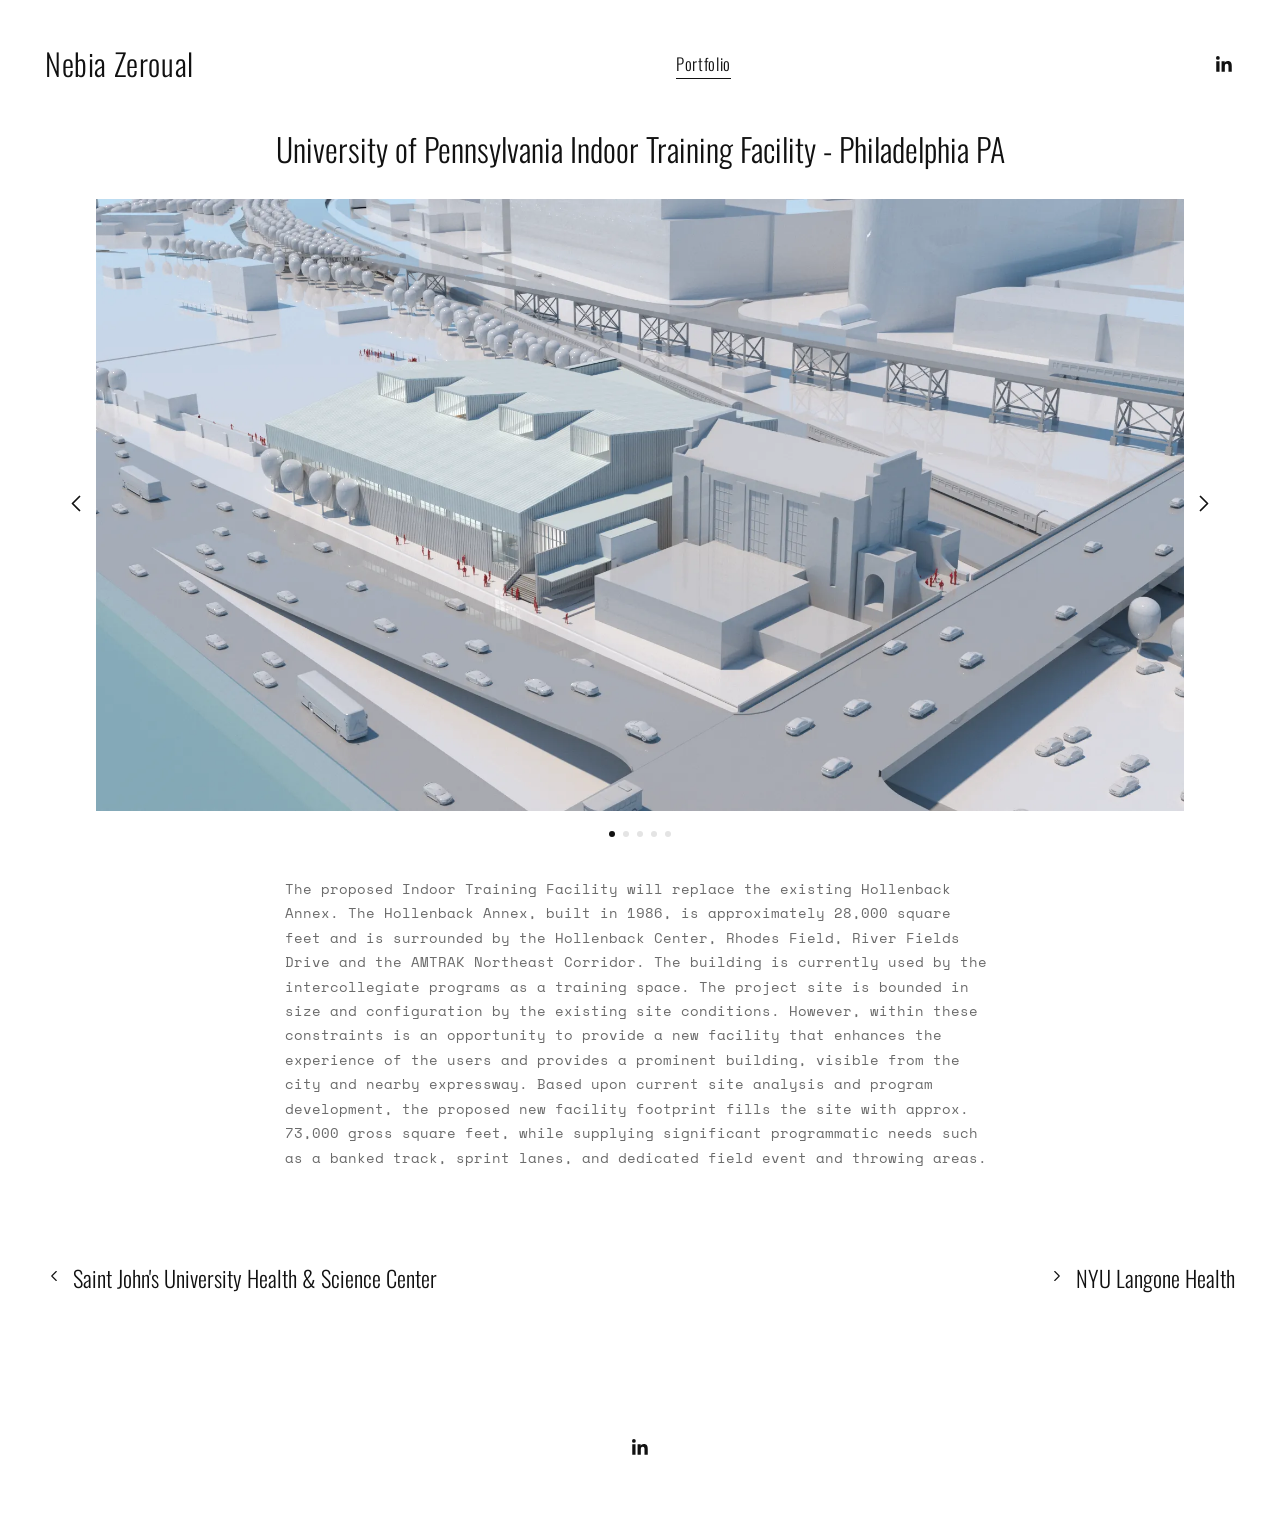
<file: projects/upenn-itc.html>
<!DOCTYPE html>
<html lang="en">
<head>
<meta charset="UTF-8">
<meta name="viewport" content="width=device-width, initial-scale=1.0">
<title>University of Pennsylvania Indoor Training Facility — Nebia Zeroual</title>
<link rel="stylesheet" href="../css/style.css">
</head>
<body>

<header class="site-header">
  <div class="site-title"><a href="../index.html">Nebia Zeroual</a></div>
  <nav class="site-nav"><a href="../index.html">Portfolio</a></nav>
  <div class="site-social">
    <a href="https://www.linkedin.com/in/nebia-zeroual-1475b17b/" target="_blank" rel="noopener" aria-label="LinkedIn">
      <svg viewBox="0 0 24 24"><path d="M20.447 20.452h-3.554v-5.569c0-1.328-.027-3.037-1.852-3.037-1.853 0-2.136 1.445-2.136 2.939v5.667H9.351V9h3.414v1.561h.046c.477-.9 1.637-1.85 3.37-1.85 3.601 0 4.267 2.37 4.267 5.455v6.286zM5.337 7.433a2.062 2.062 0 1 1 0-4.124 2.062 2.062 0 0 1 0 4.124zM7.114 20.452H3.56V9h3.554v11.452z"/></svg>
    </a>
  </div>
</header>

<main>
  <h1 class="project-title">University of Pennsylvania Indoor Training Facility - Philadelphia PA</h1>

  <div class="carousel">
    <div class="carousel-track-wrap">
      <div class="carousel-track">
        <div class="carousel-slide"><img src="../images/upenn-01.webp" alt="UPenn Indoor Training Facility, aerial exterior massing view"></div>
        <div class="carousel-slide"><img src="../images/upenn-02.webp" alt="UPenn Indoor Training Facility, aerial exterior view along the expressway"></div>
        <div class="carousel-slide"><img src="../images/upenn-03.webp" alt="UPenn Indoor Training Facility, site plan"></div>
        <div class="carousel-slide"><img src="../images/upenn-04.webp" alt="UPenn Indoor Training Facility, interior Alix Family Indoor Throws area"></div>
        <div class="carousel-slide"><img src="../images/upenn-05.webp" alt="UPenn Indoor Training Facility, interior entrance lobby with Penn shield"></div>
      </div>
      <button class="carousel-arrow prev" aria-label="Previous image">
        <svg viewBox="0 0 24 24" fill="none" stroke-width="1.5" stroke-linecap="round" stroke-linejoin="round"><polyline points="15 18 9 12 15 6"></polyline></svg>
      </button>
      <button class="carousel-arrow next" aria-label="Next image">
        <svg viewBox="0 0 24 24" fill="none" stroke-width="1.5" stroke-linecap="round" stroke-linejoin="round"><polyline points="9 18 15 12 9 6"></polyline></svg>
      </button>
    </div>
    <div class="carousel-dots"></div>
  </div>

  <div class="project-body">
    <p>The proposed Indoor Training Facility will replace the existing Hollenback Annex. The Hollenback Annex, built in 1986, is approximately 28,000 square feet and is surrounded by the Hollenback Center, Rhodes Field, River Fields Drive and the AMTRAK Northeast Corridor. The building is currently used by the intercollegiate programs as a training space. The project site is bounded in size and configuration by the existing site conditions. However, within these constraints is an opportunity to provide a new facility that enhances the experience of the users and provides a prominent building, visible from the city and nearby expressway. Based upon current site analysis and program development, the proposed new facility footprint fills the site with approx. 73,000 gross square feet, while supplying significant programmatic needs such as a banked track, sprint lanes, and dedicated field event and throwing areas.</p>
  </div>

  <nav class="project-nav">
    <a class="prev-link" href="saint-johns.html">
      <svg viewBox="0 0 24 24" fill="none" stroke-width="1.5" stroke-linecap="round" stroke-linejoin="round"><polyline points="15 18 9 12 15 6"></polyline></svg>
      <span>Saint John's University Health &amp; Science Center</span>
    </a>
    <a class="next-link" href="nyu-langone.html">
      <span>NYU Langone Health</span>
      <svg viewBox="0 0 24 24" fill="none" stroke-width="1.5" stroke-linecap="round" stroke-linejoin="round"><polyline points="9 18 15 12 9 6"></polyline></svg>
    </a>
  </nav>
</main>

<footer class="site-footer">
  <a href="https://www.linkedin.com/in/nebia-zeroual-1475b17b/" target="_blank" rel="noopener" aria-label="LinkedIn">
    <svg viewBox="0 0 24 24"><path d="M20.447 20.452h-3.554v-5.569c0-1.328-.027-3.037-1.852-3.037-1.853 0-2.136 1.445-2.136 2.939v5.667H9.351V9h3.414v1.561h.046c.477-.9 1.637-1.85 3.37-1.85 3.601 0 4.267 2.37 4.267 5.455v6.286zM5.337 7.433a2.062 2.062 0 1 1 0-4.124 2.062 2.062 0 0 1 0 4.124zM7.114 20.452H3.56V9h3.554v11.452z"/></svg>
  </a>
</footer>

<script src="../js/carousel.js"></script>
</body>
</html>
</file>
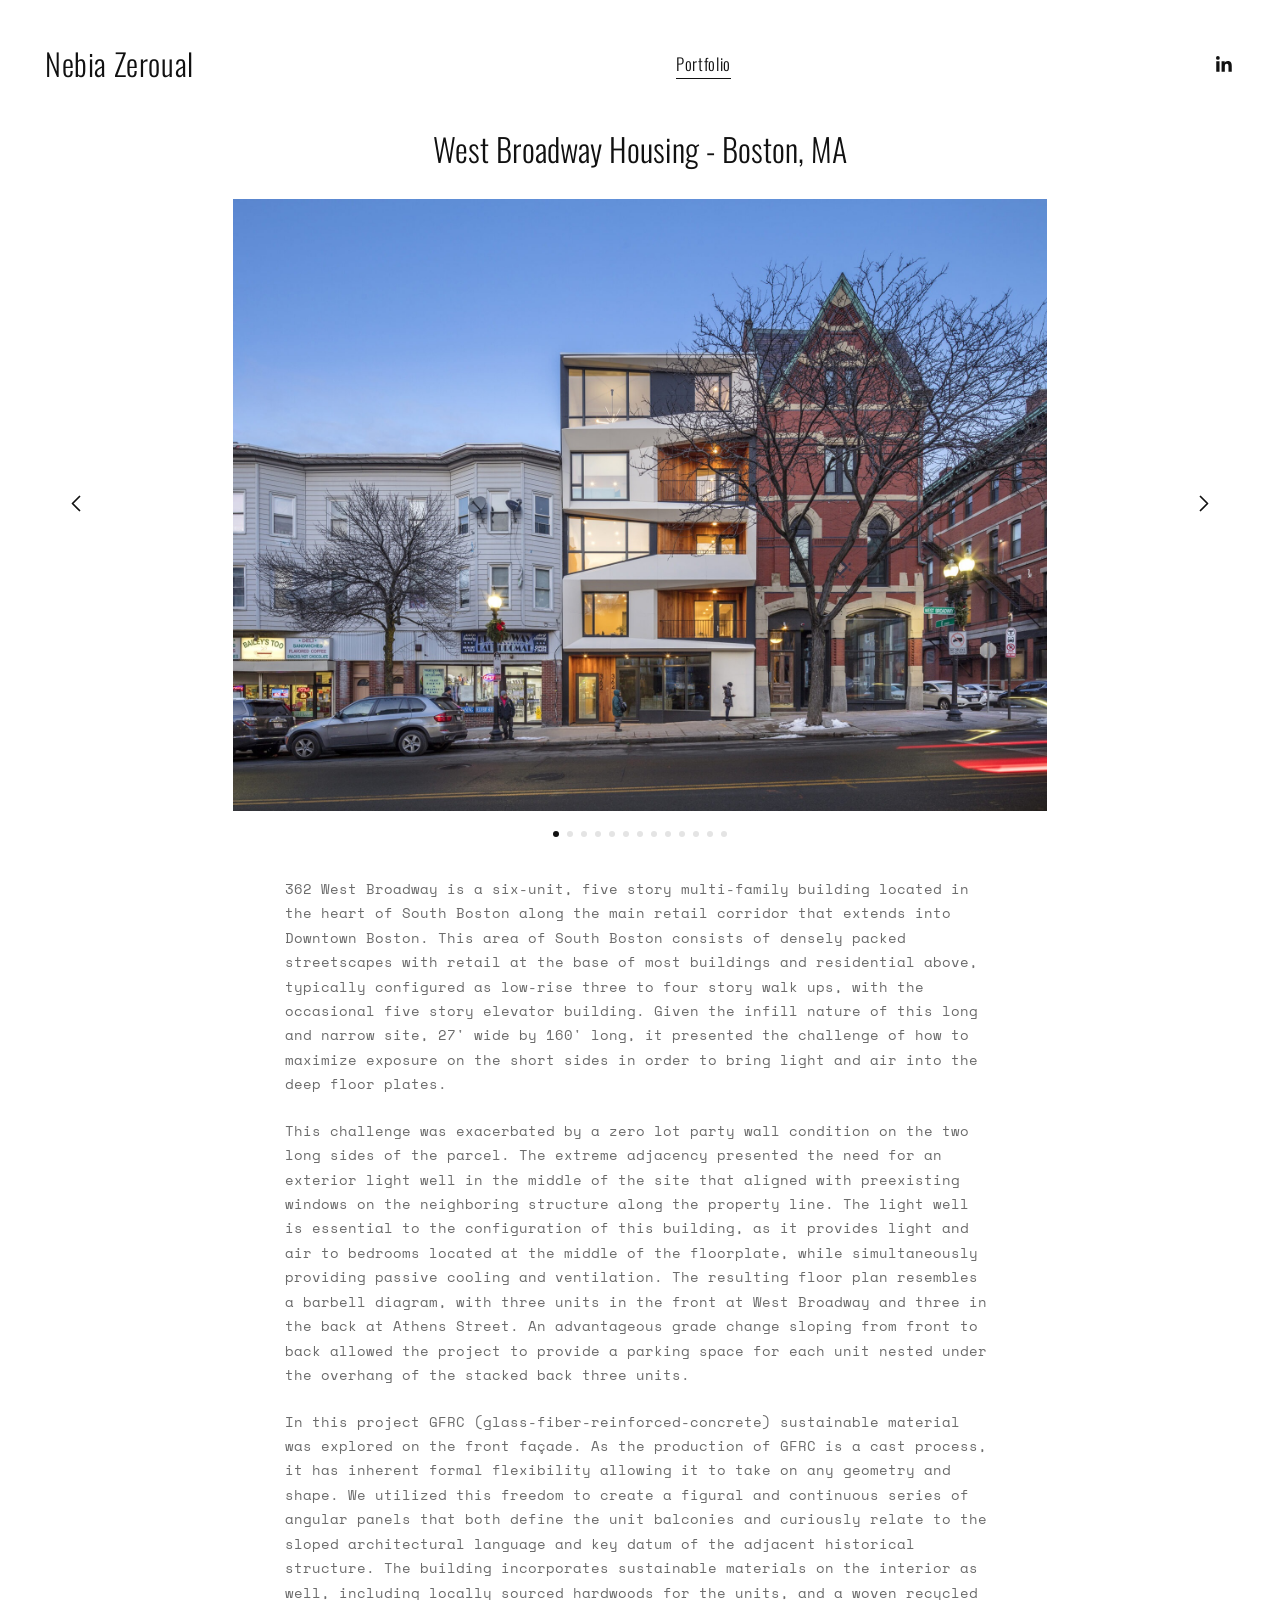
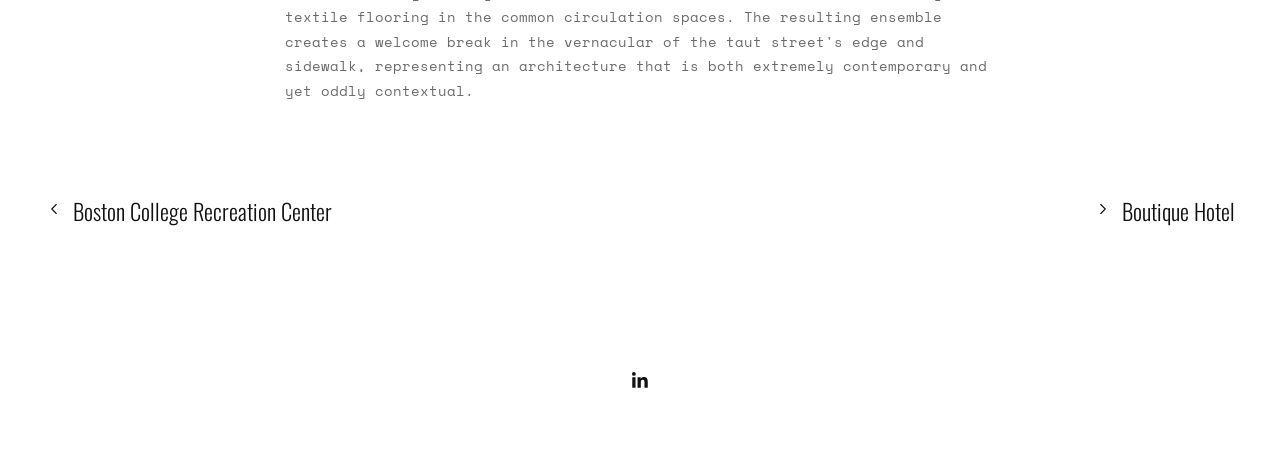
<file: projects/west-broadway-housing.html>
<!DOCTYPE html>
<html lang="en">
<head>
<meta charset="UTF-8">
<meta name="viewport" content="width=device-width, initial-scale=1.0">
<title>West Broadway Housing — Nebia Zeroual</title>
<link rel="stylesheet" href="../css/style.css">
</head>
<body>

<header class="site-header">
  <div class="site-title"><a href="../index.html">Nebia Zeroual</a></div>
  <nav class="site-nav"><a href="../index.html">Portfolio</a></nav>
  <div class="site-social">
    <a href="https://www.linkedin.com/in/nebia-zeroual-1475b17b/" target="_blank" rel="noopener" aria-label="LinkedIn">
      <svg viewBox="0 0 24 24"><path d="M20.447 20.452h-3.554v-5.569c0-1.328-.027-3.037-1.852-3.037-1.853 0-2.136 1.445-2.136 2.939v5.667H9.351V9h3.414v1.561h.046c.477-.9 1.637-1.85 3.37-1.85 3.601 0 4.267 2.37 4.267 5.455v6.286zM5.337 7.433a2.062 2.062 0 1 1 0-4.124 2.062 2.062 0 0 1 0 4.124zM7.114 20.452H3.56V9h3.554v11.452z"/></svg>
    </a>
  </div>
</header>

<main>
  <h1 class="project-title">West Broadway Housing - Boston, MA</h1>

  <div class="carousel">
    <div class="carousel-track-wrap">
      <div class="carousel-track">
        <div class="carousel-slide"><img src="../images/westbroadway-01.jpg" alt="West Broadway Housing, dusk exterior street view"></div>
        <div class="carousel-slide"><img src="../images/westbroadway-02.jpg" alt="West Broadway Housing, balcony facade detail"></div>
        <div class="carousel-slide"><img src="../images/westbroadway-03.jpg" alt="West Broadway Housing, cutaway axonometric diagram"></div>
        <div class="carousel-slide"><img src="../images/westbroadway-04.jpg" alt="West Broadway Housing, exploded GFRC panel axonometric diagram"></div>
        <div class="carousel-slide"><img src="../images/westbroadway-05.jpg" alt="West Broadway Housing, daytime exterior street view"></div>
        <div class="carousel-slide"><img src="../images/westbroadway-06.jpg" alt="West Broadway Housing, evening balcony detail"></div>
        <div class="carousel-slide"><img src="../images/westbroadway-07.jpg" alt="West Broadway Housing, first floor and basement plans"></div>
        <div class="carousel-slide"><img src="../images/westbroadway-08.jpg" alt="West Broadway Housing, third and second floor plans"></div>
        <div class="carousel-slide"><img src="../images/westbroadway-09.jpg" alt="West Broadway Housing, fifth and fourth floor plans"></div>
        <div class="carousel-slide"><img src="../images/westbroadway-10.jpg" alt="West Broadway Housing, interior double-height kitchen and dining"></div>
        <div class="carousel-slide"><img src="../images/westbroadway-11.jpg" alt="West Broadway Housing, interior living room"></div>
        <div class="carousel-slide"><img src="../images/westbroadway-12.jpg" alt="West Broadway Housing, interior dining nook"></div>
        <div class="carousel-slide"><img src="../images/westbroadway-13.jpg" alt="West Broadway Housing, dusk street view wide"></div>
      </div>
      <button class="carousel-arrow prev" aria-label="Previous image">
        <svg viewBox="0 0 24 24" fill="none" stroke-width="1.5" stroke-linecap="round" stroke-linejoin="round"><polyline points="15 18 9 12 15 6"></polyline></svg>
      </button>
      <button class="carousel-arrow next" aria-label="Next image">
        <svg viewBox="0 0 24 24" fill="none" stroke-width="1.5" stroke-linecap="round" stroke-linejoin="round"><polyline points="9 18 15 12 9 6"></polyline></svg>
      </button>
    </div>
    <div class="carousel-dots"></div>
  </div>

  <div class="project-body">
    <p>362 West Broadway is a six-unit, five story multi-family building located in the heart of South Boston along the main retail corridor that extends into Downtown Boston. This area of South Boston consists of densely packed streetscapes with retail at the base of most buildings and residential above, typically configured as low-rise three to four story walk ups, with the occasional five story elevator building. Given the infill nature of this long and narrow site, 27' wide by 160' long, it presented the challenge of how to maximize exposure on the short sides in order to bring light and air into the deep floor plates.</p>

    <p>This challenge was exacerbated by a zero lot party wall condition on the two long sides of the parcel. The extreme adjacency presented the need for an exterior light well in the middle of the site that aligned with preexisting windows on the neighboring structure along the property line. The light well is essential to the configuration of this building, as it provides light and air to bedrooms located at the middle of the floorplate, while simultaneously providing passive cooling and ventilation. The resulting floor plan resembles a barbell diagram, with three units in the front at West Broadway and three in the back at Athens Street. An advantageous grade change sloping from front to back allowed the project to provide a parking space for each unit nested under the overhang of the stacked back three units.</p>

    <p>In this project GFRC (glass-fiber-reinforced-concrete) sustainable material was explored on the front façade. As the production of GFRC is a cast process, it has inherent formal flexibility allowing it to take on any geometry and shape. We utilized this freedom to create a figural and continuous series of angular panels that both define the unit balconies and curiously relate to the sloped architectural language and key datum of the adjacent historical structure. The building incorporates sustainable materials on the interior as well, including locally sourced hardwoods for the units, and a woven recycled textile flooring in the common circulation spaces. The resulting ensemble creates a welcome break in the vernacular of the taut street's edge and sidewalk, representing an architecture that is both extremely contemporary and yet oddly contextual.</p>
  </div>

  <nav class="project-nav">
    <a class="prev-link" href="bc-recreation-center.html">
      <svg viewBox="0 0 24 24" fill="none" stroke-width="1.5" stroke-linecap="round" stroke-linejoin="round"><polyline points="15 18 9 12 15 6"></polyline></svg>
      <span>Boston College Recreation Center</span>
    </a>
    <a class="next-link" href="boutique-hotel.html">
      <span>Boutique Hotel</span>
      <svg viewBox="0 0 24 24" fill="none" stroke-width="1.5" stroke-linecap="round" stroke-linejoin="round"><polyline points="9 18 15 12 9 6"></polyline></svg>
    </a>
  </nav>
</main>

<footer class="site-footer">
  <a href="https://www.linkedin.com/in/nebia-zeroual-1475b17b/" target="_blank" rel="noopener" aria-label="LinkedIn">
    <svg viewBox="0 0 24 24"><path d="M20.447 20.452h-3.554v-5.569c0-1.328-.027-3.037-1.852-3.037-1.853 0-2.136 1.445-2.136 2.939v5.667H9.351V9h3.414v1.561h.046c.477-.9 1.637-1.85 3.37-1.85 3.601 0 4.267 2.37 4.267 5.455v6.286zM5.337 7.433a2.062 2.062 0 1 1 0-4.124 2.062 2.062 0 0 1 0 4.124zM7.114 20.452H3.56V9h3.554v11.452z"/></svg>
  </a>
</footer>

<script src="../js/carousel.js"></script>
</body>
</html>
</file>
<file: css/style.css>
@import url('https://fonts.googleapis.com/css2?family=Oswald:wght@300;400;500&family=Space+Mono:wght@400;700&display=swap');

* {
  margin: 0;
  padding: 0;
  box-sizing: border-box;
}

:root {
  --ink: #111111;
  --paper: #ffffff;
  --line: #e4e4e4;
  --muted: #6b6b6b;
  --header-font: 'Oswald', sans-serif;
  --body-font: 'Space Mono', monospace;
  --max-width: 1720px;
  --gutter: 45px;
}

html {
  scroll-behavior: smooth;
}

body {
  font-family: var(--body-font);
  color: var(--ink);
  background: var(--paper);
  line-height: 1.6;
  -webkit-font-smoothing: antialiased;
}

a {
  color: inherit;
  text-decoration: none;
}

img {
  display: block;
  max-width: 100%;
  height: auto;
}

/* ---------- Header ---------- */

.site-header {
  display: flex;
  align-items: center;
  justify-content: space-between;
  padding: 40px var(--gutter) 20px;
  max-width: var(--max-width);
  margin: 0 auto;
}

.site-title {
  font-family: var(--header-font);
  font-weight: 300;
  font-size: 1.9rem;
  letter-spacing: 0.02em;
}

.site-title a {
  display: block;
}

.site-nav {
  font-family: var(--header-font);
  font-weight: 300;
  font-size: 1.05rem;
  letter-spacing: 0.04em;
}

.site-nav a {
  border-bottom: 1px solid var(--ink);
  padding-bottom: 2px;
}

.site-social a {
  display: flex;
  align-items: center;
  justify-content: center;
  width: 22px;
  height: 22px;
}

.site-social svg {
  width: 100%;
  height: 100%;
  fill: var(--ink);
}

/* ---------- Homepage grid ---------- */

.portfolio-grid {
  max-width: var(--max-width);
  margin: 40px auto 120px;
  padding: 0 var(--gutter);
  display: grid;
  grid-template-columns: repeat(3, 1fr);
  column-gap: 60px;
  row-gap: 70px;
}

.grid-item {
  display: block;
}

.grid-item figure {
  overflow: hidden;
}

.grid-item img {
  width: 100%;
  height: auto;
  display: block;
  transition: transform 0.6s ease;
}

.grid-item:hover img {
  transform: scale(1.02);
}

.grid-item h2 {
  font-family: var(--header-font);
  font-weight: 300;
  font-size: 1.3rem;
  margin-top: 18px;
  letter-spacing: 0.01em;
  max-width: 95%;
}

@media (max-width: 1100px) {
  .portfolio-grid {
    grid-template-columns: repeat(2, 1fr);
    column-gap: 50px;
    row-gap: 60px;
  }
}

@media (max-width: 800px) {
  .portfolio-grid {
    grid-template-columns: 1fr;
    row-gap: 60px;
  }
  .site-header {
    flex-direction: column;
    gap: 16px;
    align-items: flex-start;
    padding-top: 30px;
  }
  .site-nav {
    order: 3;
  }
}

/* ---------- Project detail page ---------- */

.project-title {
  font-family: var(--header-font);
  font-weight: 300;
  font-size: 2rem;
  text-align: center;
  line-height: 1.25;
  max-width: 1100px;
  margin: 20px auto 30px;
  padding: 0 var(--gutter);
}

.project-body {
  max-width: 800px;
  margin: 0 auto 90px;
  padding: 0 var(--gutter);
  font-family: var(--body-font);
  font-size: 0.85rem;
  line-height: 1.8;
  color: var(--muted);
}

.project-body p {
  margin-bottom: 1.6em;
}

.project-body p:last-child {
  margin-bottom: 0;
}

/* ---------- Carousel ---------- */

.carousel {
  position: relative;
  max-width: var(--max-width);
  margin: 0 auto 40px;
  padding: 0 var(--gutter);
}

.carousel-track-wrap {
  position: relative;
  overflow: hidden;
  height: 68vh;
}

.carousel-track {
  display: flex;
  height: 100%;
  transition: transform 0.5s ease;
}

.carousel-slide {
  flex: 0 0 100%;
  height: 100%;
  display: flex;
  align-items: center;
  justify-content: center;
}

.carousel-slide img {
  width: 100%;
  height: 100%;
  display: block;
  object-fit: contain;
}

.carousel-arrow {
  position: absolute;
  top: 50%;
  transform: translateY(-50%);
  background: none;
  border: none;
  cursor: pointer;
  padding: 12px;
  z-index: 2;
}

.carousel-arrow svg {
  width: 28px;
  height: 28px;
  stroke: var(--ink);
}

.carousel-arrow.prev {
  left: 5px;
}

.carousel-arrow.next {
  right: 5px;
}

.carousel-dots {
  display: flex;
  justify-content: center;
  gap: 8px;
  margin-top: 20px;
}

.carousel-dots button {
  width: 6px;
  height: 6px;
  border-radius: 50%;
  border: none;
  background: var(--line);
  cursor: pointer;
  padding: 0;
}

.carousel-dots button.active {
  background: var(--ink);
}

@media (max-width: 800px) {
  .project-title {
    font-size: 1.5rem;
    margin: 25px auto 20px;
  }
  .carousel-track-wrap {
    height: 50vh;
  }
  .project-body {
    font-size: 0.8rem;
  }
}

/* ---------- Placeholder / coming soon ---------- */

.coming-soon {
  max-width: var(--max-width);
  margin: 0 auto 140px;
  padding: 0 var(--gutter);
  text-align: center;
  color: var(--muted);
  font-size: 1rem;
}

/* ---------- Project prev/next nav ---------- */

.project-nav {
  max-width: var(--max-width);
  margin: 0 auto 100px;
  padding: 0 var(--gutter);
  display: flex;
  justify-content: space-between;
  align-items: flex-start;
  gap: 40px;
  font-family: var(--header-font);
  font-weight: 300;
  font-size: 1.4rem;
}

.project-nav a {
  display: flex;
  align-items: flex-start;
  gap: 10px;
}

.project-nav .prev-link {
  text-align: left;
}

.project-nav .next-link {
  text-align: right;
  margin-left: auto;
  flex-direction: row-reverse;
}

.project-nav svg {
  width: 18px;
  height: 18px;
  stroke: var(--ink);
  flex-shrink: 0;
  margin-top: 0.3em;
}

@media (max-width: 800px) {
  .project-nav {
    font-size: 1.1rem;
  }
}

/* ---------- Footer ---------- */

.site-footer {
  display: flex;
  justify-content: center;
  padding: 40px var(--gutter) 80px;
}

.site-footer a {
  display: flex;
  align-items: center;
  justify-content: center;
  width: 22px;
  height: 22px;
}

.site-footer svg {
  width: 100%;
  height: 100%;
  fill: var(--ink);
}
</file>
